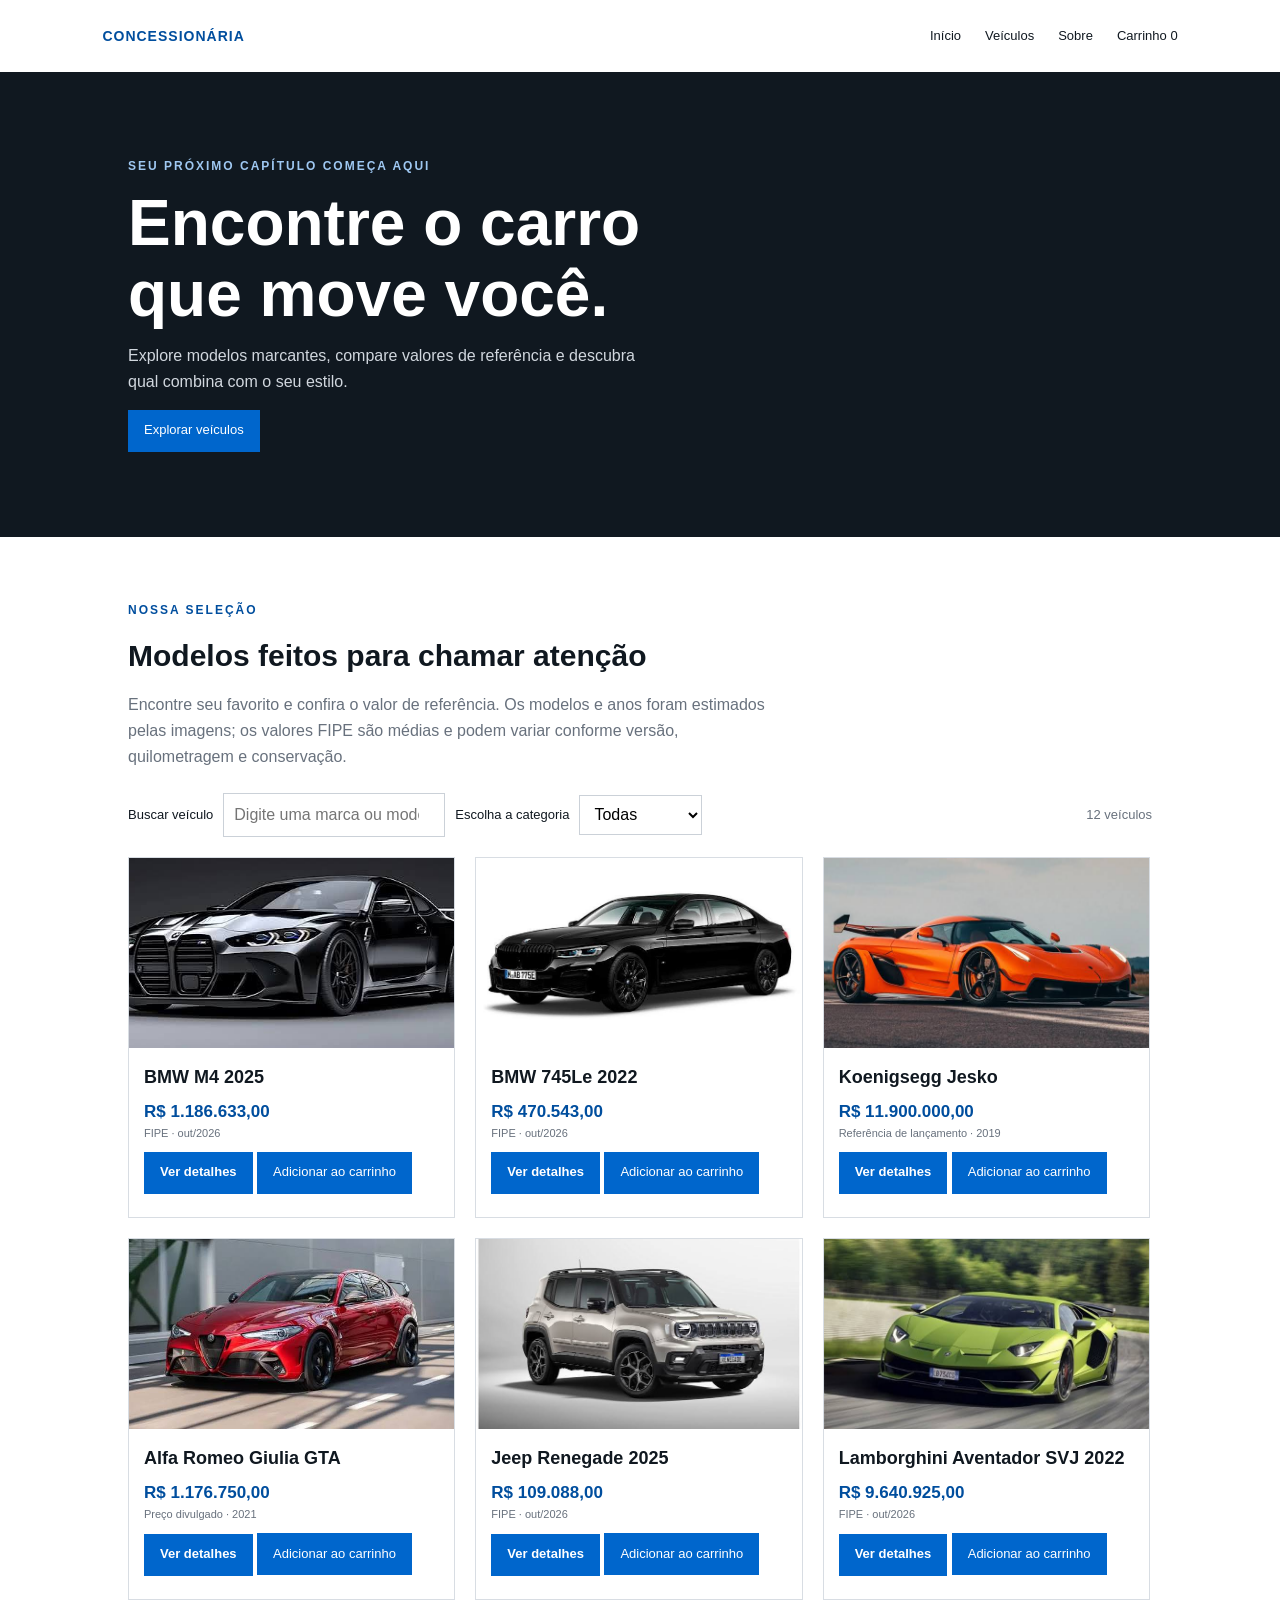
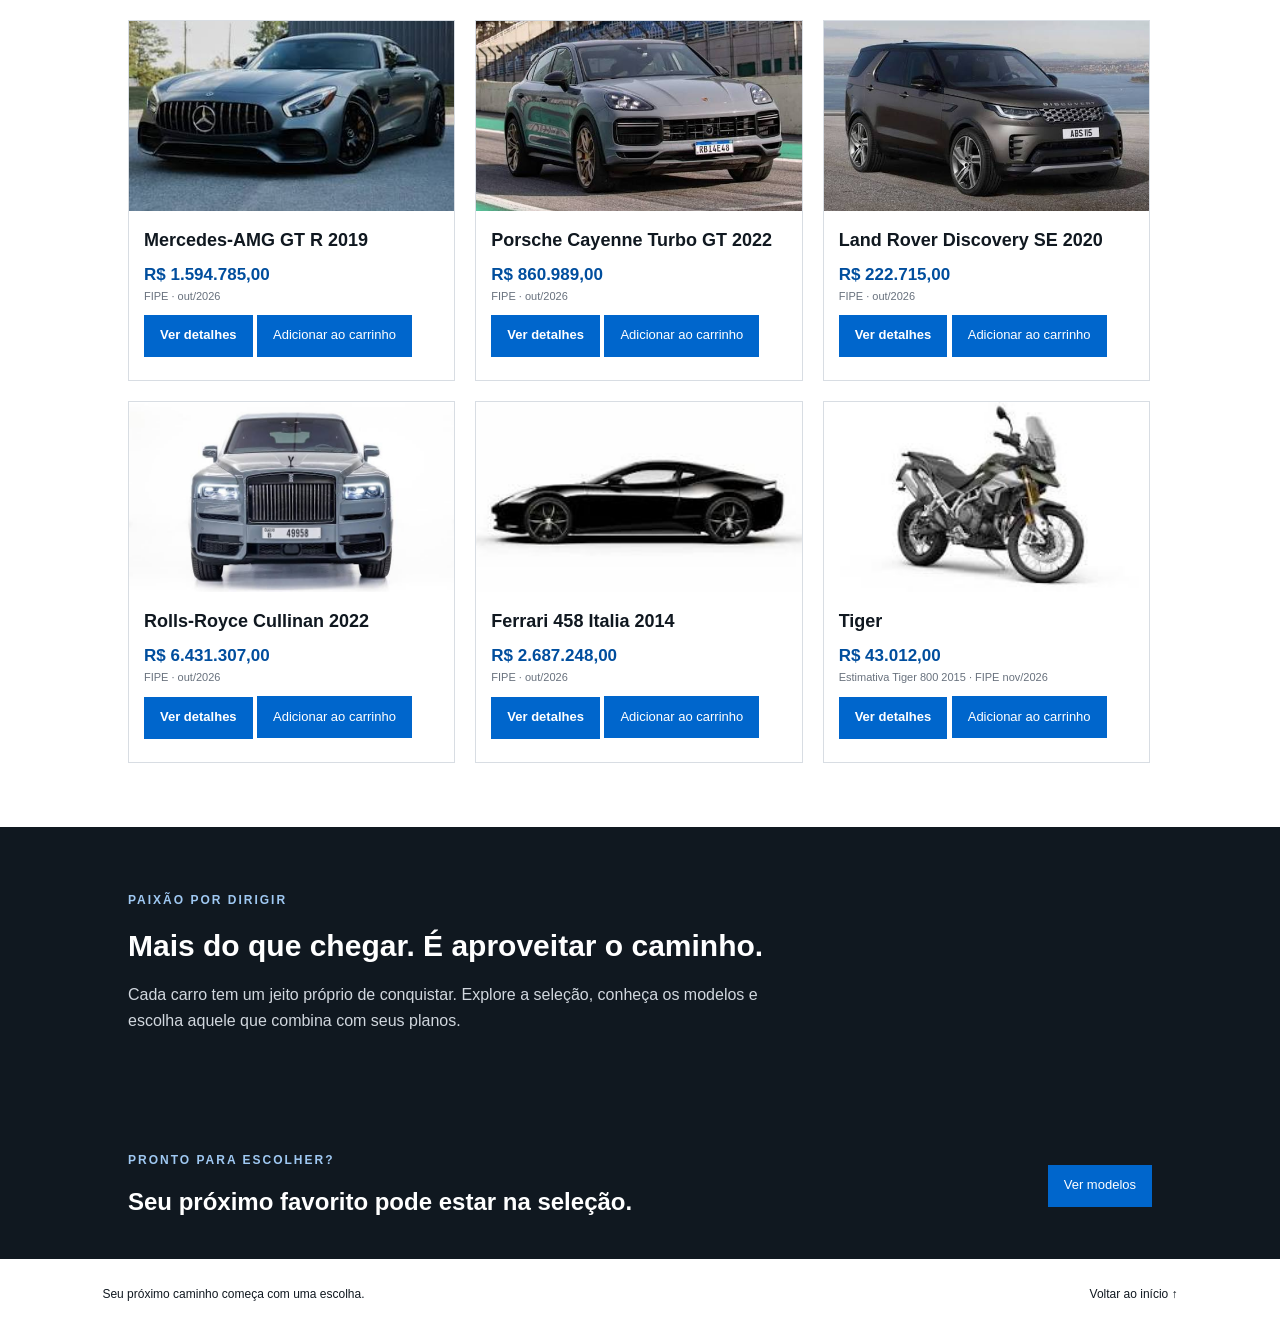
<file: Projeto Web Básico A1/index.html>
<!doctype html>
<html lang="pt-BR">
<head>
  <meta charset="utf-8">
  <meta name="viewport" content="width=device-width, initial-scale=1">
  <meta name="theme-color" content="#101820">
  <meta name="description" content="Explore modelos de carros, compare valores de referência e escolha seu próximo veículo.">
  <title>Encontre seu próximo carro | Concessionária</title>
  <link rel="stylesheet" href="css/style.css">
  <script src="js/script.js" defer></script>
</head>
<body>
  <header class="cabecalho" id="inicio">
    <a class="marca" href="#inicio">CONCESSIONÁRIA</a>
    <nav aria-label="Navegação principal">
      <a href="#inicio">Início</a>
      <a href="#veiculos">Veículos</a>
      <a href="#sobre">Sobre</a>
      <a href="carrinho.html">Carrinho <span id="quantidade-carrinho">0</span></a>
    </nav>
  </header>

  <main>
    <section class="inicio">
      <p class="subtitulo">SEU PRÓXIMO CAPÍTULO COMEÇA AQUI</p>
      <h1>Encontre o carro<br>que move você.</h1>
      <p>Explore modelos marcantes, compare valores de referência e descubra qual combina com o seu estilo.</p>
      <a class="botao" href="#veiculos">Explorar veículos</a>
    </section>

    <section class="secao" id="veiculos">
      <p class="subtitulo escuro">NOSSA SELEÇÃO</p>
      <h2>Modelos feitos para chamar atenção</h2>
      <p class="aviso-catalogo">Encontre seu favorito e confira o valor de referência. Os modelos e anos foram estimados pelas imagens; os valores FIPE são médias e podem variar conforme versão, quilometragem e conservação.</p>
      <div class="filtros">
        <label for="busca">Buscar veículo</label>
        <input id="busca" type="search" placeholder="Digite uma marca ou modelo">
        <label for="categoria">Escolha a categoria</label>
        <select id="categoria">
          <option value="todos">Todas</option>
          <option value="esportivo">Esportivo</option>
          <option value="sedan">Sedã</option>
          <option value="suv">SUV</option>
          <option value="moto">Motocicleta</option>
        </select>
        <span id="quantidade" class="quantidade"></span>
      </div>
      <p id="mensagem-carrinho" class="mensagem-carrinho" aria-live="polite"></p>
      <div class="grade-veiculos" id="lista-veiculos"></div>
    </section>

    <section class="sobre secao" id="sobre">
      <p class="subtitulo">PAIXÃO POR DIRIGIR</p>
      <h2>Mais do que chegar. É aproveitar o caminho.</h2>
      <p>Cada carro tem um jeito próprio de conquistar. Explore a seleção, conheça os modelos e escolha aquele que combina com seus planos.</p>
    </section>

    <section class="chamada-compra">
      <div>
        <p class="subtitulo">PRONTO PARA ESCOLHER?</p>
        <h2>Seu próximo favorito pode estar na seleção.</h2>
      </div>
      <a class="botao" href="#veiculos">Ver modelos</a>
    </section>
  </main>

  <footer class="rodape">
    <span>Seu próximo caminho começa com uma escolha.</span>
    <a href="#inicio">Voltar ao início ↑</a>
  </footer>
</body>
</html>
</file>
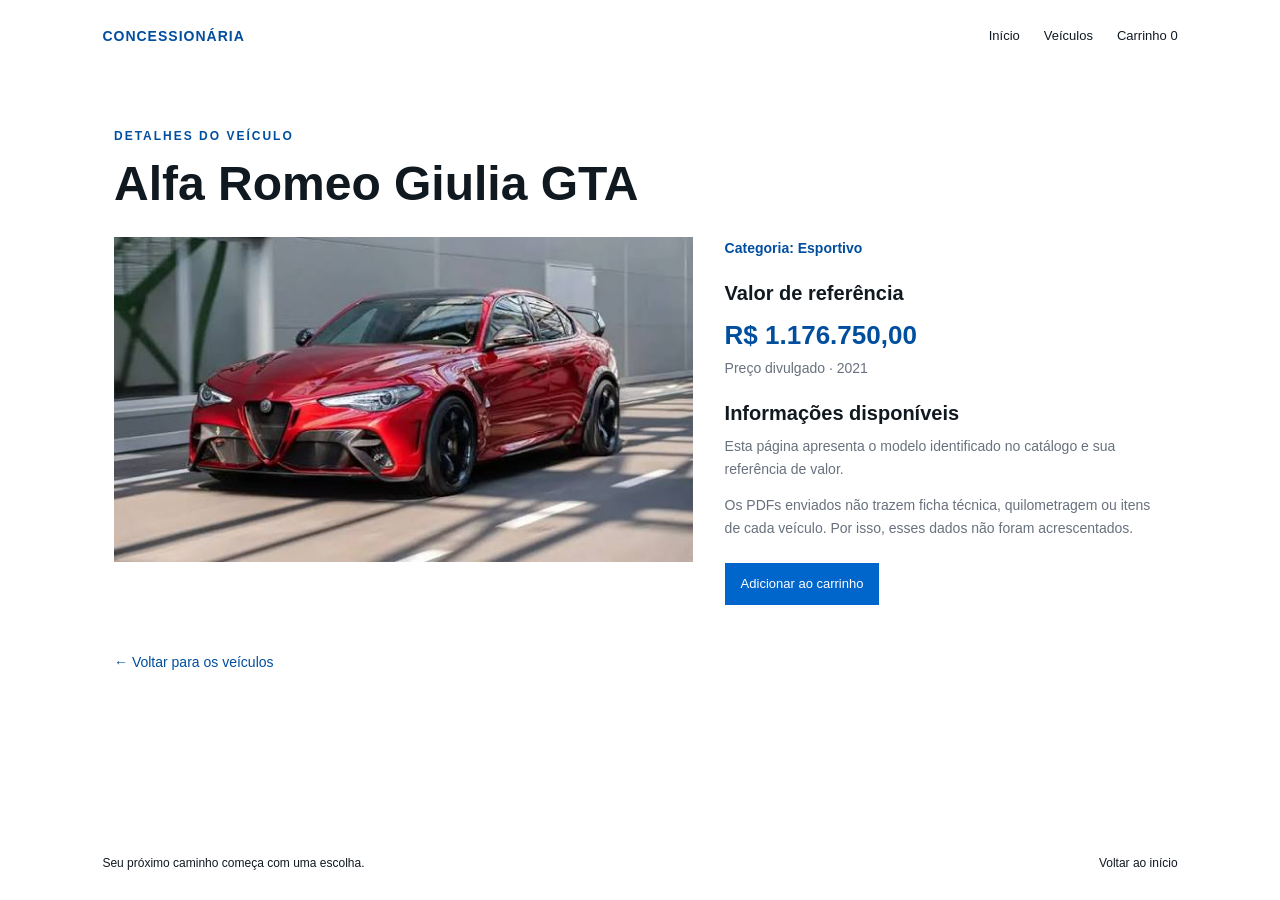
<file: Projeto Web Básico A1/alfa-romeo-giulia.html>
<!doctype html>
<html lang="pt-BR">
<head>
  <meta charset="utf-8">
  <meta name="viewport" content="width=device-width, initial-scale=1">
  <meta name="description" content="Detalhes do veículo Alfa Romeo Giulia GTA no catálogo da concessionária.">
  <title>Alfa Romeo Giulia GTA | Concessionária</title>
  <link rel="stylesheet" href="css/style.css">
  <script src="js/script.js" defer></script>
</head>
<body>
  <header class="cabecalho">
    <a class="marca" href="index.html">CONCESSIONÁRIA</a>
    <nav aria-label="Navegação principal">
      <a href="index.html">Início</a>
      <a href="index.html#veiculos">Veículos</a>
      <a href="carrinho.html">Carrinho <span id="quantidade-carrinho">0</span></a>
    </nav>
  </header>
  <main class="pagina-detalhe">
    <p class="subtitulo escuro">DETALHES DO VEÍCULO</p>
    <h1>Alfa Romeo Giulia GTA</h1>
    <div class="detalhe-veiculo">
      <img src="img/ita.jpg" alt="Alfa Romeo Giulia GTA" fetchpriority="high">
      <section class="informacoes-veiculo">
        <p class="categoria-veiculo">Categoria: Esportivo</p>
        <h2>Valor de referência</h2>
        <p class="preco-detalhe">R$ 1.176.750,00</p>
        <p class="referencia-preco">Preço divulgado · 2021</p>
        <h2>Informações disponíveis</h2>
        <p>Esta página apresenta o modelo identificado no catálogo e sua referência de valor.</p>
        <p class="aviso-catalogo">Os PDFs enviados não trazem ficha técnica, quilometragem ou itens de cada veículo. Por isso, esses dados não foram acrescentados.</p>
        <button class="botao" id="adicionar-detalhe" data-indice="3" type="button">Adicionar ao carrinho</button>
        <p id="mensagem-detalhe" class="mensagem-carrinho" aria-live="polite"></p>
      </section>
    </div>
    <a class="link-voltar" href="index.html#veiculos">← Voltar para os veículos</a>
  </main>
  <footer class="rodape">
    <span>Seu próximo caminho começa com uma escolha.</span>
    <a href="index.html">Voltar ao início</a>
  </footer>
</body>
</html>
</file>
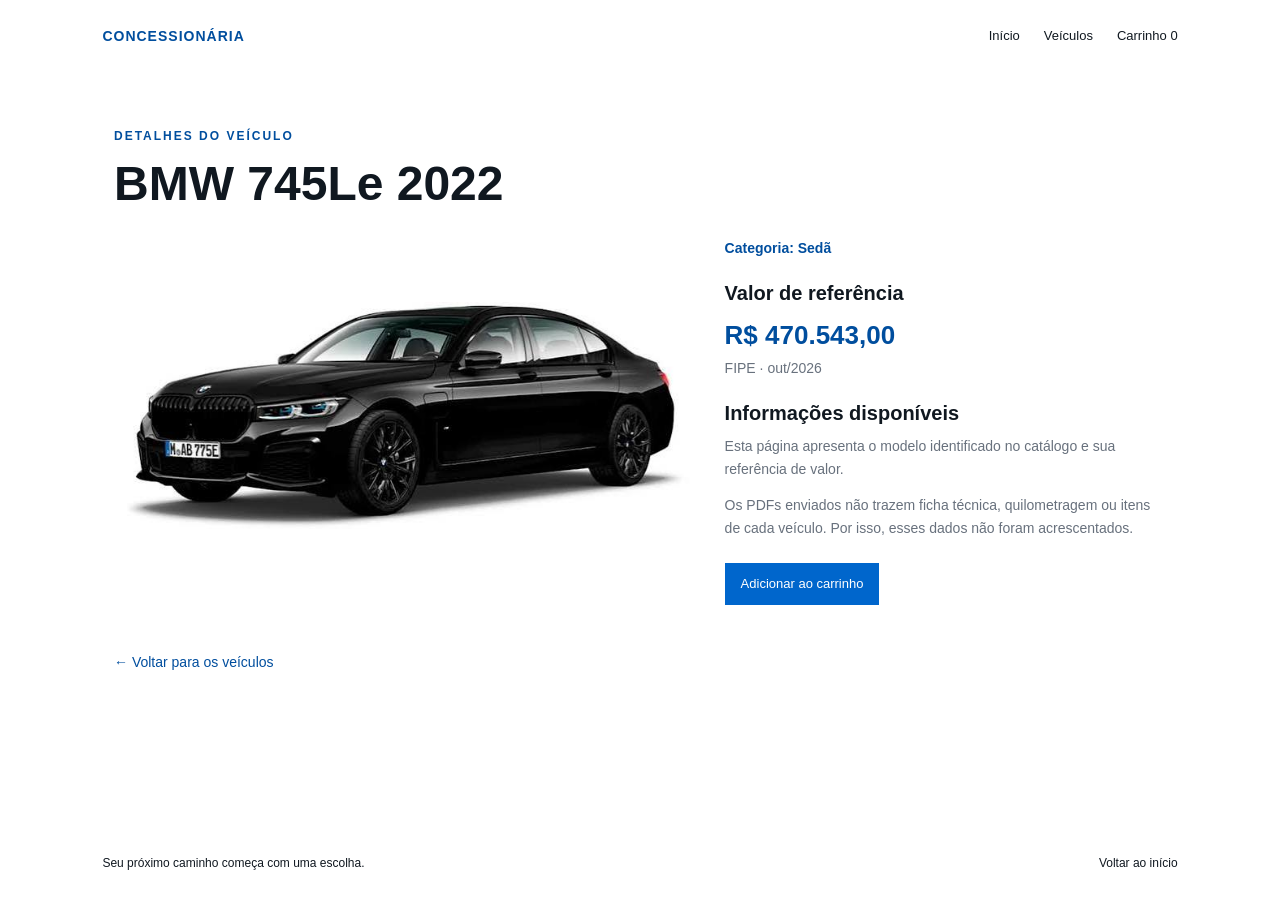
<file: Projeto Web Básico A1/bmw-745le.html>
<!doctype html>
<html lang="pt-BR">
<head>
  <meta charset="utf-8">
  <meta name="viewport" content="width=device-width, initial-scale=1">
  <meta name="description" content="Detalhes do veículo BMW 745Le 2022 no catálogo da concessionária.">
  <title>BMW 745Le 2022 | Concessionária</title>
  <link rel="stylesheet" href="css/style.css">
  <script src="js/script.js" defer></script>
</head>
<body>
  <header class="cabecalho">
    <a class="marca" href="index.html">CONCESSIONÁRIA</a>
    <nav aria-label="Navegação principal">
      <a href="index.html">Início</a>
      <a href="index.html#veiculos">Veículos</a>
      <a href="carrinho.html">Carrinho <span id="quantidade-carrinho">0</span></a>
    </nav>
  </header>
  <main class="pagina-detalhe">
    <p class="subtitulo escuro">DETALHES DO VEÍCULO</p>
    <h1>BMW 745Le 2022</h1>
    <div class="detalhe-veiculo">
      <img src="img/bmw2.jpg" alt="BMW 745Le 2022" fetchpriority="high">
      <section class="informacoes-veiculo">
        <p class="categoria-veiculo">Categoria: Sedã</p>
        <h2>Valor de referência</h2>
        <p class="preco-detalhe">R$ 470.543,00</p>
        <p class="referencia-preco">FIPE · out/2026</p>
        <h2>Informações disponíveis</h2>
        <p>Esta página apresenta o modelo identificado no catálogo e sua referência de valor.</p>
        <p class="aviso-catalogo">Os PDFs enviados não trazem ficha técnica, quilometragem ou itens de cada veículo. Por isso, esses dados não foram acrescentados.</p>
        <button class="botao" id="adicionar-detalhe" data-indice="1" type="button">Adicionar ao carrinho</button>
        <p id="mensagem-detalhe" class="mensagem-carrinho" aria-live="polite"></p>
      </section>
    </div>
    <a class="link-voltar" href="index.html#veiculos">← Voltar para os veículos</a>
  </main>
  <footer class="rodape">
    <span>Seu próximo caminho começa com uma escolha.</span>
    <a href="index.html">Voltar ao início</a>
  </footer>
</body>
</html>
</file>
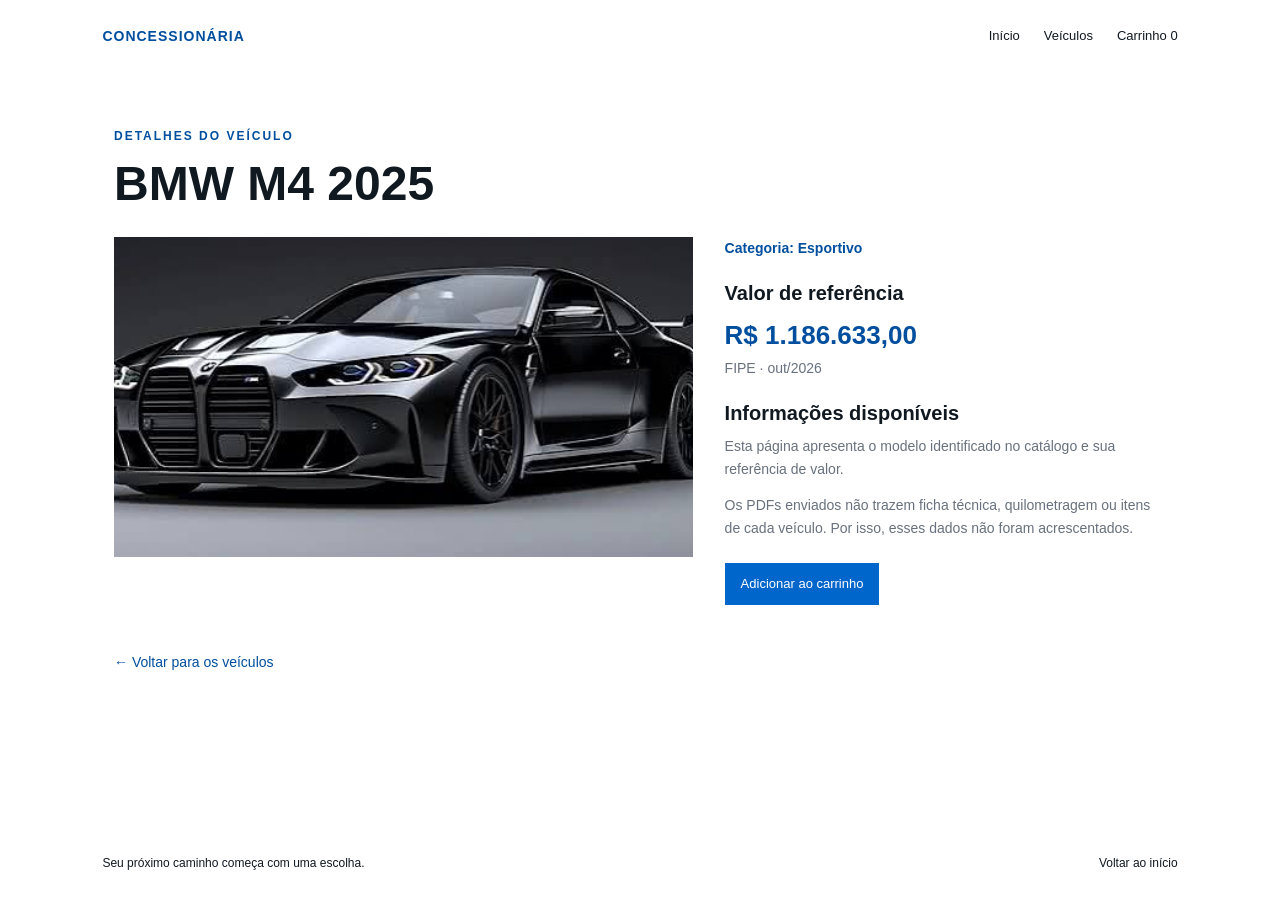
<file: Projeto Web Básico A1/bmw-m4.html>
<!doctype html>
<html lang="pt-BR">
<head>
  <meta charset="utf-8">
  <meta name="viewport" content="width=device-width, initial-scale=1">
  <meta name="description" content="Detalhes do veículo BMW M4 2025 no catálogo da concessionária.">
  <title>BMW M4 2025 | Concessionária</title>
  <link rel="stylesheet" href="css/style.css">
  <script src="js/script.js" defer></script>
</head>
<body>
  <header class="cabecalho">
    <a class="marca" href="index.html">CONCESSIONÁRIA</a>
    <nav aria-label="Navegação principal">
      <a href="index.html">Início</a>
      <a href="index.html#veiculos">Veículos</a>
      <a href="carrinho.html">Carrinho <span id="quantidade-carrinho">0</span></a>
    </nav>
  </header>
  <main class="pagina-detalhe">
    <p class="subtitulo escuro">DETALHES DO VEÍCULO</p>
    <h1>BMW M4 2025</h1>
    <div class="detalhe-veiculo">
      <img src="img/bmw.jpg" alt="BMW M4 2025" fetchpriority="high">
      <section class="informacoes-veiculo">
        <p class="categoria-veiculo">Categoria: Esportivo</p>
        <h2>Valor de referência</h2>
        <p class="preco-detalhe">R$ 1.186.633,00</p>
        <p class="referencia-preco">FIPE · out/2026</p>
        <h2>Informações disponíveis</h2>
        <p>Esta página apresenta o modelo identificado no catálogo e sua referência de valor.</p>
        <p class="aviso-catalogo">Os PDFs enviados não trazem ficha técnica, quilometragem ou itens de cada veículo. Por isso, esses dados não foram acrescentados.</p>
        <button class="botao" id="adicionar-detalhe" data-indice="0" type="button">Adicionar ao carrinho</button>
        <p id="mensagem-detalhe" class="mensagem-carrinho" aria-live="polite"></p>
      </section>
    </div>
    <a class="link-voltar" href="index.html#veiculos">← Voltar para os veículos</a>
  </main>
  <footer class="rodape">
    <span>Seu próximo caminho começa com uma escolha.</span>
    <a href="index.html">Voltar ao início</a>
  </footer>
</body>
</html>
</file>
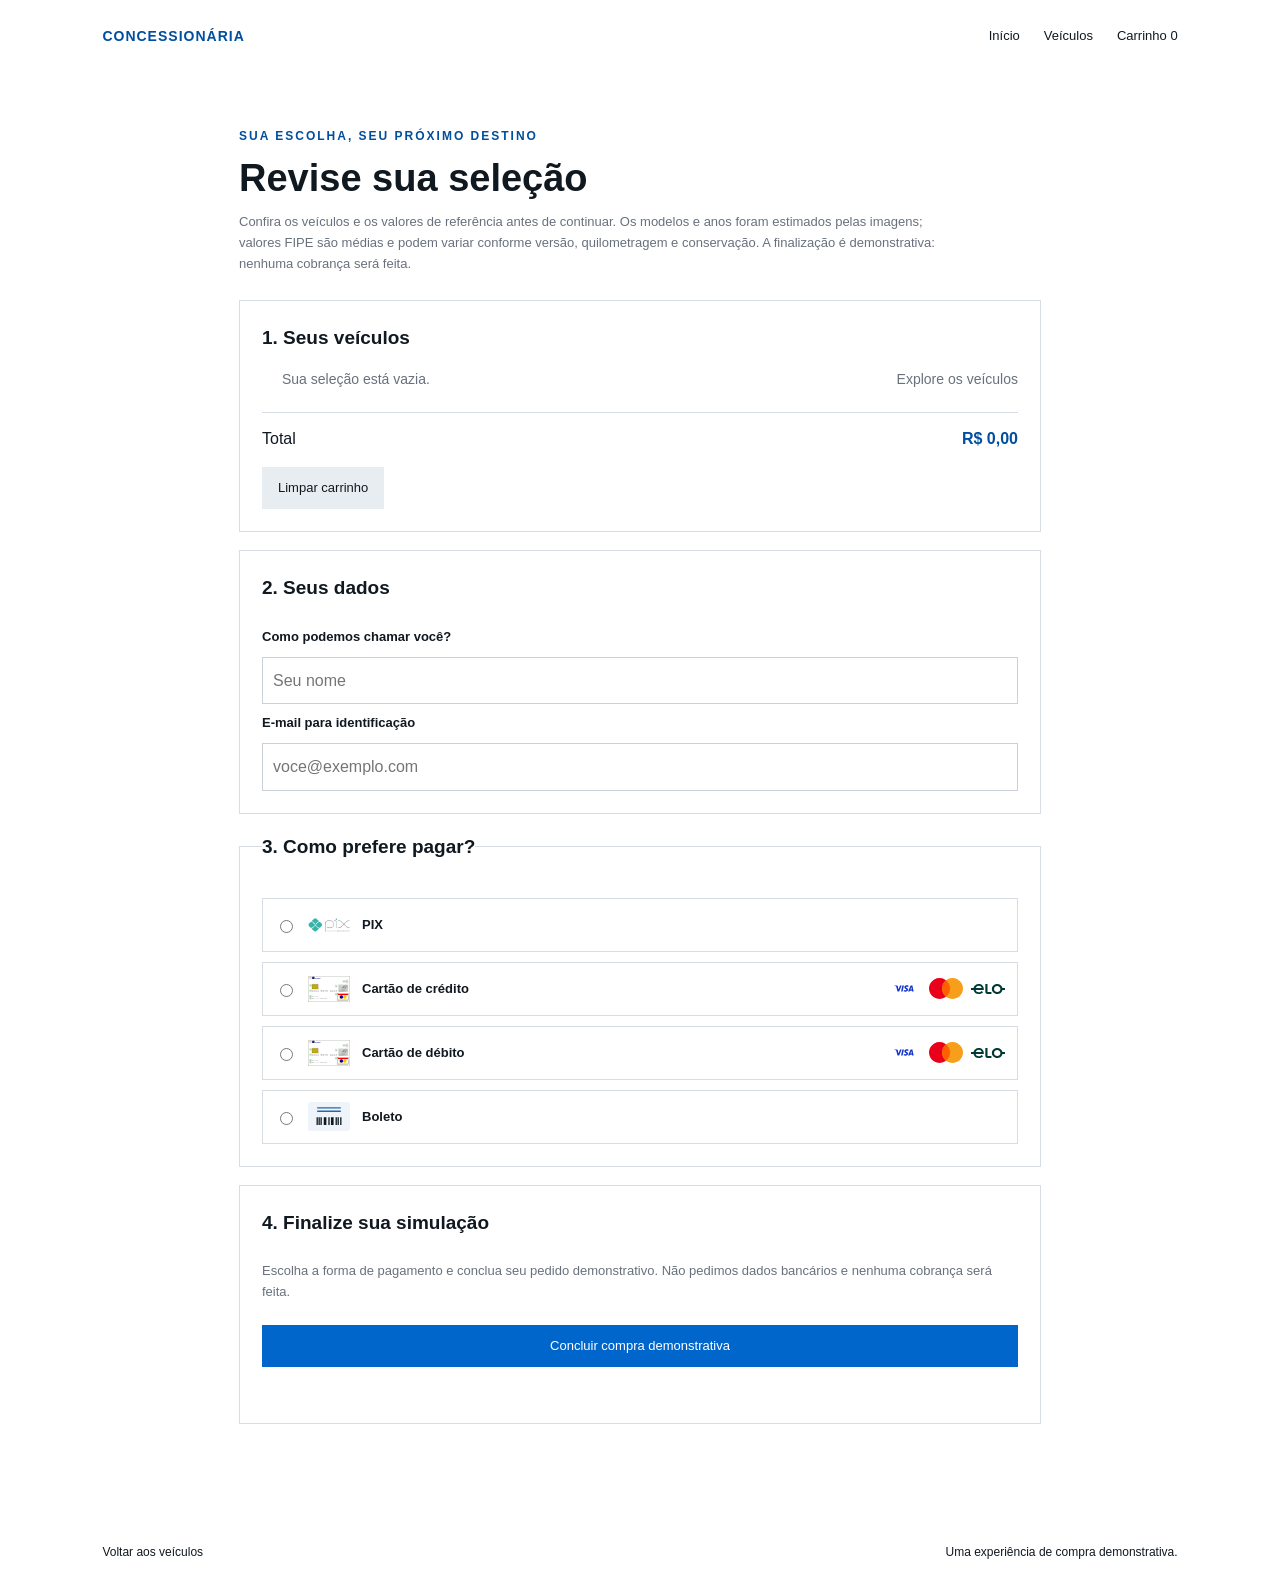
<file: Projeto Web Básico A1/carrinho.html>
<!doctype html>
<html lang="pt-BR">
<head>
  <meta charset="utf-8">
  <meta name="viewport" content="width=device-width, initial-scale=1">
  <meta name="theme-color" content="#101820">
  <meta name="description" content="Confira seus veículos escolhidos e conclua uma simulação de compra.">
  <title>Sua seleção | Concessionária</title>
  <link rel="stylesheet" href="css/style.css">
  <script src="js/script.js" defer></script>
</head>
<body>
  <header class="cabecalho">
    <a class="marca" href="index.html">CONCESSIONÁRIA</a>
    <nav aria-label="Navegação principal">
      <a href="index.html">Início</a>
      <a href="index.html#veiculos">Veículos</a>
      <a href="carrinho.html">Carrinho <span id="quantidade-carrinho">0</span></a>
    </nav>
  </header>

  <main class="pagina-carrinho">
    <p class="subtitulo escuro">SUA ESCOLHA, SEU PRÓXIMO DESTINO</p>
    <h1>Revise sua seleção</h1>
    <p class="aviso-carrinho">Confira os veículos e os valores de referência antes de continuar. Os modelos e anos foram estimados pelas imagens; valores FIPE são médias e podem variar conforme versão, quilometragem e conservação. A finalização é demonstrativa: nenhuma cobrança será feita.</p>

    <section class="resumo-carrinho" aria-labelledby="titulo-carrinho">
      <h2 id="titulo-carrinho">1. Seus veículos</h2>
      <ul id="itens-carrinho"></ul>
      <p class="total">Total <strong id="total-carrinho">R$ 0,00</strong></p>
      <button class="botao botao-claro" id="limpar-carrinho" type="button">Limpar carrinho</button>
    </section>

    <form id="form-compra" class="form-compra">
      <section>
        <h2>2. Seus dados</h2>
        <label for="nome">Como podemos chamar você?</label>
        <input id="nome" name="nome" type="text" autocomplete="name" placeholder="Seu nome" required minlength="3">
        <label for="email">E-mail para identificação</label>
        <input id="email" name="email" type="email" autocomplete="email" placeholder="voce@exemplo.com" required>
      </section>

      <fieldset class="metodos-pagamento">
        <legend>3. Como prefere pagar?</legend>
        <label class="opcao-pagamento">
          <input type="radio" name="pagamento" value="PIX" required>
          <img class="icone-pagamento" src="img/pagamentos/pix.png" alt="">
          <span>PIX</span>
        </label>
        <label class="opcao-pagamento">
          <input type="radio" name="pagamento" value="Cartão de crédito">
          <img class="icone-pagamento" src="img/pagamentos/cartao.svg" alt="">
          <span>Cartão de crédito</span>
          <span class="bandeiras-cartao" aria-label="Bandeiras aceitas">
            <img src="img/pagamentos/visa.svg" alt="Visa">
            <img src="img/pagamentos/mastercard.svg" alt="Mastercard">
            <img src="img/pagamentos/elo.svg" alt="Elo">
          </span>
        </label>
        <label class="opcao-pagamento">
          <input type="radio" name="pagamento" value="Cartão de débito">
          <img class="icone-pagamento" src="img/pagamentos/cartao.svg" alt="">
          <span>Cartão de débito</span>
          <span class="bandeiras-cartao" aria-label="Bandeiras aceitas">
            <img src="img/pagamentos/visa.svg" alt="Visa">
            <img src="img/pagamentos/mastercard.svg" alt="Mastercard">
            <img src="img/pagamentos/elo.svg" alt="Elo">
          </span>
        </label>
        <label class="opcao-pagamento">
          <input type="radio" name="pagamento" value="Boleto">
          <img class="icone-pagamento" src="img/pagamentos/boleto.svg" alt="">
          <span>Boleto</span>
        </label>
      </fieldset>

      <section class="confirmacao-pagamento">
        <h2>4. Finalize sua simulação</h2>
        <p>Escolha a forma de pagamento e conclua seu pedido demonstrativo. Não pedimos dados bancários e nenhuma cobrança será feita.</p>
        <button class="botao" type="submit">Concluir compra demonstrativa</button>
        <p id="resposta-compra" class="resposta-compra" aria-live="polite"></p>
      </section>
    </form>
  </main>

  <footer class="rodape">
    <a href="index.html">Voltar aos veículos</a>
    <span>Uma experiência de compra demonstrativa.</span>
  </footer>
</body>
</html>
</file>
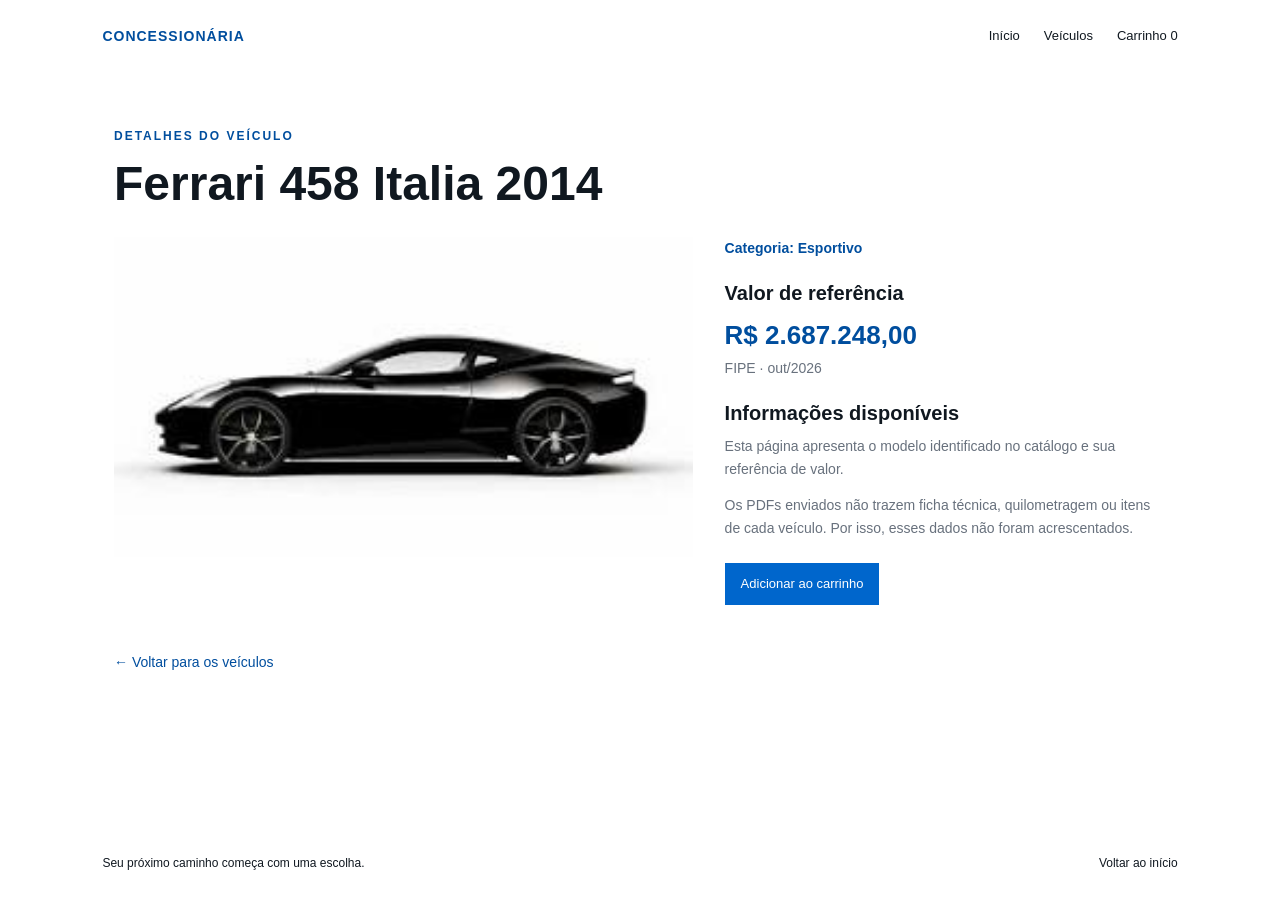
<file: Projeto Web Básico A1/ferrari-458.html>
<!doctype html>
<html lang="pt-BR">
<head>
  <meta charset="utf-8">
  <meta name="viewport" content="width=device-width, initial-scale=1">
  <meta name="description" content="Detalhes do veículo Ferrari 458 Italia 2014 no catálogo da concessionária.">
  <title>Ferrari 458 Italia 2014 | Concessionária</title>
  <link rel="stylesheet" href="css/style.css">
  <script src="js/script.js" defer></script>
</head>
<body>
  <header class="cabecalho">
    <a class="marca" href="index.html">CONCESSIONÁRIA</a>
    <nav aria-label="Navegação principal">
      <a href="index.html">Início</a>
      <a href="index.html#veiculos">Veículos</a>
      <a href="carrinho.html">Carrinho <span id="quantidade-carrinho">0</span></a>
    </nav>
  </header>
  <main class="pagina-detalhe">
    <p class="subtitulo escuro">DETALHES DO VEÍCULO</p>
    <h1>Ferrari 458 Italia 2014</h1>
    <div class="detalhe-veiculo">
      <img src="img/main.jpg" alt="Ferrari 458 Italia 2014" fetchpriority="high">
      <section class="informacoes-veiculo">
        <p class="categoria-veiculo">Categoria: Esportivo</p>
        <h2>Valor de referência</h2>
        <p class="preco-detalhe">R$ 2.687.248,00</p>
        <p class="referencia-preco">FIPE · out/2026</p>
        <h2>Informações disponíveis</h2>
        <p>Esta página apresenta o modelo identificado no catálogo e sua referência de valor.</p>
        <p class="aviso-catalogo">Os PDFs enviados não trazem ficha técnica, quilometragem ou itens de cada veículo. Por isso, esses dados não foram acrescentados.</p>
        <button class="botao" id="adicionar-detalhe" data-indice="10" type="button">Adicionar ao carrinho</button>
        <p id="mensagem-detalhe" class="mensagem-carrinho" aria-live="polite"></p>
      </section>
    </div>
    <a class="link-voltar" href="index.html#veiculos">← Voltar para os veículos</a>
  </main>
  <footer class="rodape">
    <span>Seu próximo caminho começa com uma escolha.</span>
    <a href="index.html">Voltar ao início</a>
  </footer>
</body>
</html>
</file>
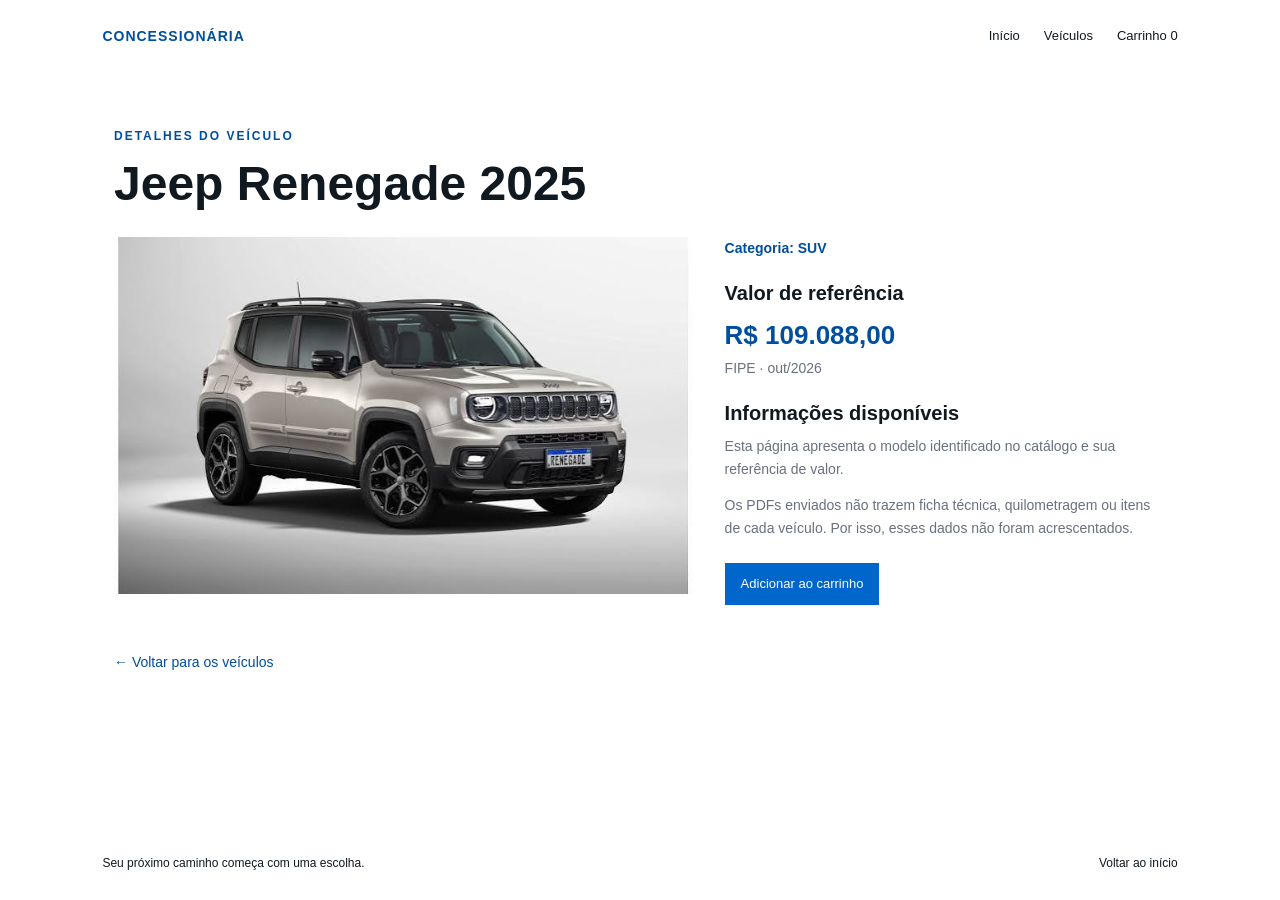
<file: Projeto Web Básico A1/jeep-renegade.html>
<!doctype html>
<html lang="pt-BR">
<head>
  <meta charset="utf-8">
  <meta name="viewport" content="width=device-width, initial-scale=1">
  <meta name="description" content="Detalhes do veículo Jeep Renegade 2025 no catálogo da concessionária.">
  <title>Jeep Renegade 2025 | Concessionária</title>
  <link rel="stylesheet" href="css/style.css">
  <script src="js/script.js" defer></script>
</head>
<body>
  <header class="cabecalho">
    <a class="marca" href="index.html">CONCESSIONÁRIA</a>
    <nav aria-label="Navegação principal">
      <a href="index.html">Início</a>
      <a href="index.html#veiculos">Veículos</a>
      <a href="carrinho.html">Carrinho <span id="quantidade-carrinho">0</span></a>
    </nav>
  </header>
  <main class="pagina-detalhe">
    <p class="subtitulo escuro">DETALHES DO VEÍCULO</p>
    <h1>Jeep Renegade 2025</h1>
    <div class="detalhe-veiculo">
      <img src="img/jeep.jpg" alt="Jeep Renegade 2025" fetchpriority="high">
      <section class="informacoes-veiculo">
        <p class="categoria-veiculo">Categoria: SUV</p>
        <h2>Valor de referência</h2>
        <p class="preco-detalhe">R$ 109.088,00</p>
        <p class="referencia-preco">FIPE · out/2026</p>
        <h2>Informações disponíveis</h2>
        <p>Esta página apresenta o modelo identificado no catálogo e sua referência de valor.</p>
        <p class="aviso-catalogo">Os PDFs enviados não trazem ficha técnica, quilometragem ou itens de cada veículo. Por isso, esses dados não foram acrescentados.</p>
        <button class="botao" id="adicionar-detalhe" data-indice="4" type="button">Adicionar ao carrinho</button>
        <p id="mensagem-detalhe" class="mensagem-carrinho" aria-live="polite"></p>
      </section>
    </div>
    <a class="link-voltar" href="index.html#veiculos">← Voltar para os veículos</a>
  </main>
  <footer class="rodape">
    <span>Seu próximo caminho começa com uma escolha.</span>
    <a href="index.html">Voltar ao início</a>
  </footer>
</body>
</html>
</file>
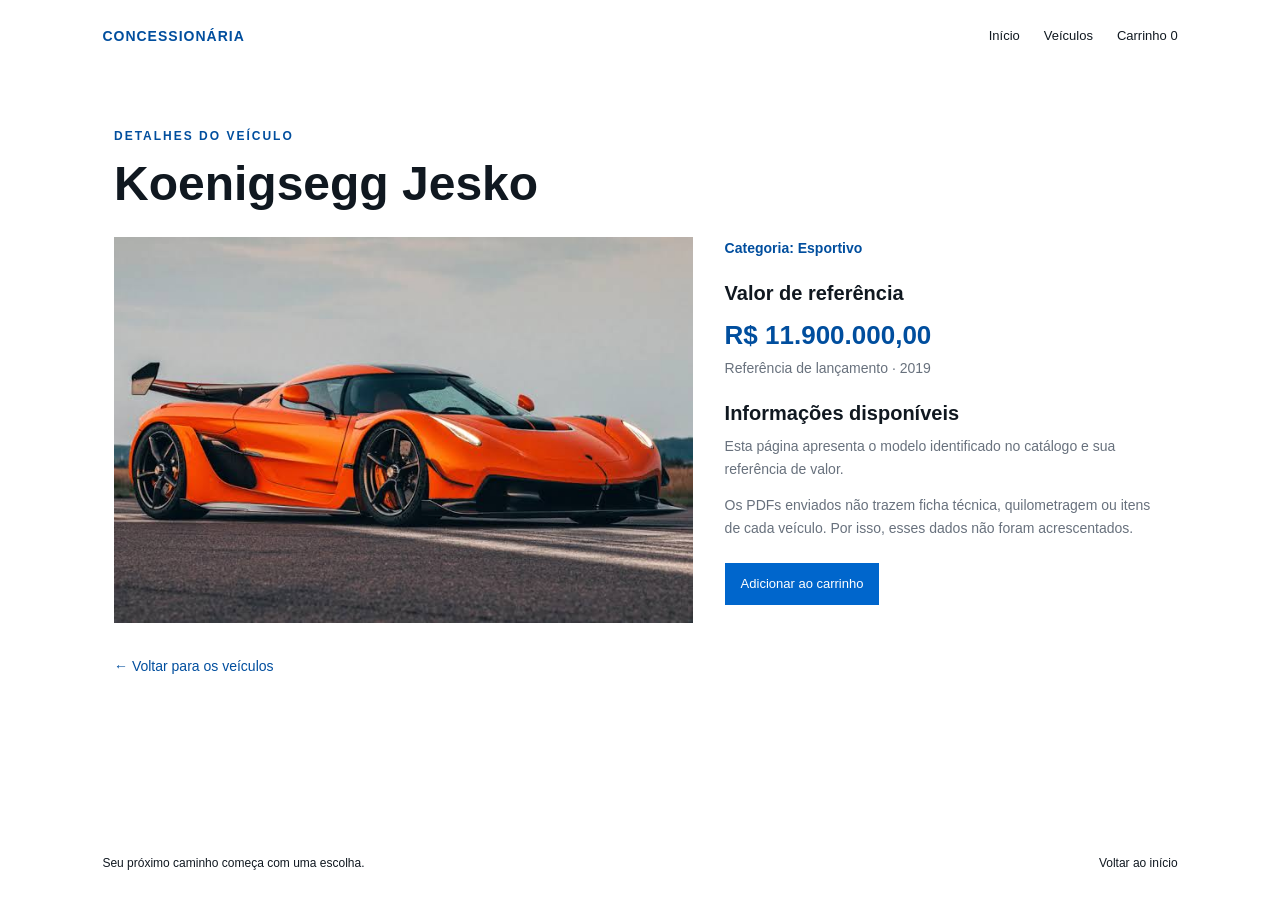
<file: Projeto Web Básico A1/koenigsegg-jesko.html>
<!doctype html>
<html lang="pt-BR">
<head>
  <meta charset="utf-8">
  <meta name="viewport" content="width=device-width, initial-scale=1">
  <meta name="description" content="Detalhes do veículo Koenigsegg Jesko no catálogo da concessionária.">
  <title>Koenigsegg Jesko | Concessionária</title>
  <link rel="stylesheet" href="css/style.css">
  <script src="js/script.js" defer></script>
</head>
<body>
  <header class="cabecalho">
    <a class="marca" href="index.html">CONCESSIONÁRIA</a>
    <nav aria-label="Navegação principal">
      <a href="index.html">Início</a>
      <a href="index.html#veiculos">Veículos</a>
      <a href="carrinho.html">Carrinho <span id="quantidade-carrinho">0</span></a>
    </nav>
  </header>
  <main class="pagina-detalhe">
    <p class="subtitulo escuro">DETALHES DO VEÍCULO</p>
    <h1>Koenigsegg Jesko</h1>
    <div class="detalhe-veiculo">
      <img src="img/images.jpg" alt="Koenigsegg Jesko" fetchpriority="high">
      <section class="informacoes-veiculo">
        <p class="categoria-veiculo">Categoria: Esportivo</p>
        <h2>Valor de referência</h2>
        <p class="preco-detalhe">R$ 11.900.000,00</p>
        <p class="referencia-preco">Referência de lançamento · 2019</p>
        <h2>Informações disponíveis</h2>
        <p>Esta página apresenta o modelo identificado no catálogo e sua referência de valor.</p>
        <p class="aviso-catalogo">Os PDFs enviados não trazem ficha técnica, quilometragem ou itens de cada veículo. Por isso, esses dados não foram acrescentados.</p>
        <button class="botao" id="adicionar-detalhe" data-indice="2" type="button">Adicionar ao carrinho</button>
        <p id="mensagem-detalhe" class="mensagem-carrinho" aria-live="polite"></p>
      </section>
    </div>
    <a class="link-voltar" href="index.html#veiculos">← Voltar para os veículos</a>
  </main>
  <footer class="rodape">
    <span>Seu próximo caminho começa com uma escolha.</span>
    <a href="index.html">Voltar ao início</a>
  </footer>
</body>
</html>
</file>
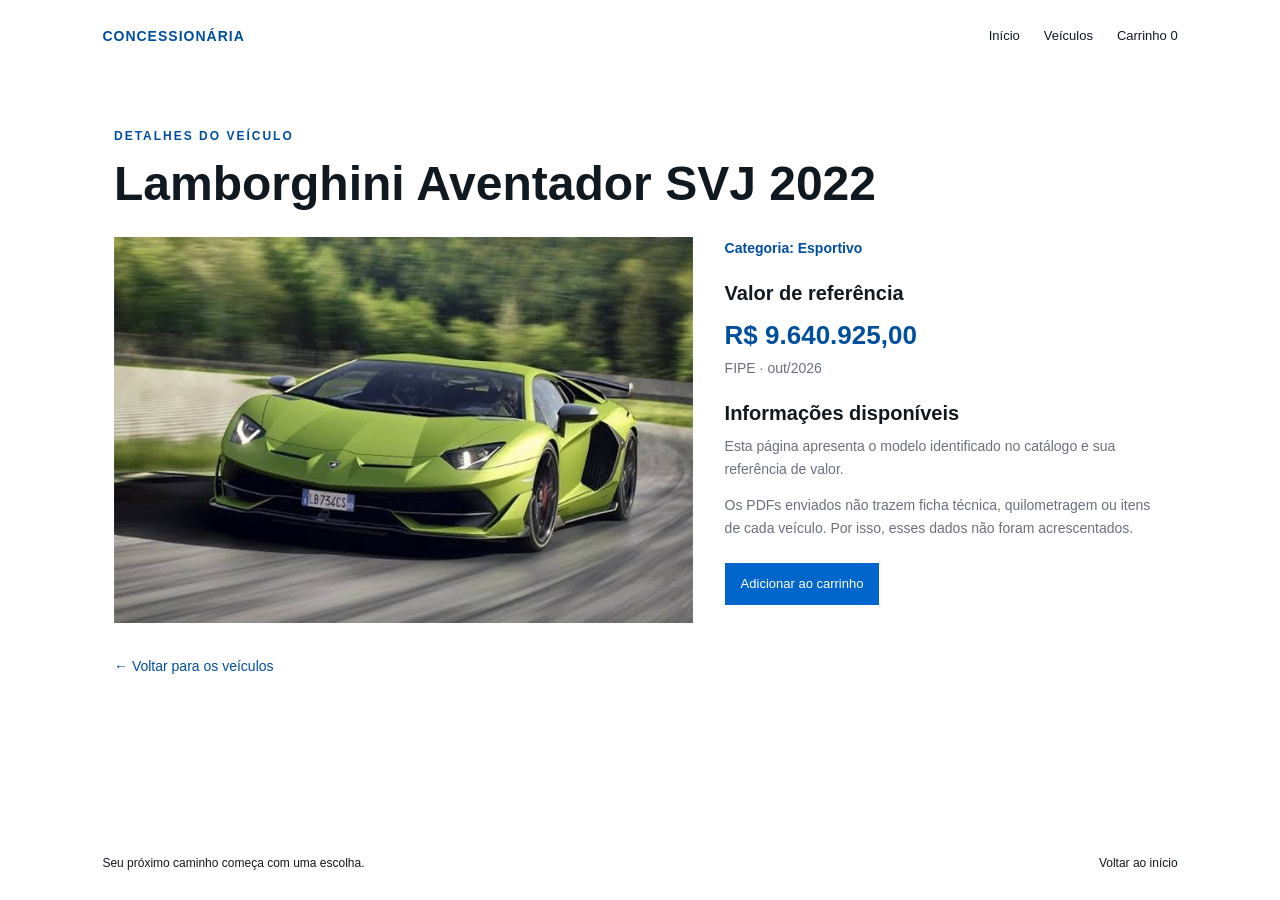
<file: Projeto Web Básico A1/lamborghini-aventador.html>
<!doctype html>
<html lang="pt-BR">
<head>
  <meta charset="utf-8">
  <meta name="viewport" content="width=device-width, initial-scale=1">
  <meta name="description" content="Detalhes do veículo Lamborghini Aventador SVJ 2022 no catálogo da concessionária.">
  <title>Lamborghini Aventador SVJ 2022 | Concessionária</title>
  <link rel="stylesheet" href="css/style.css">
  <script src="js/script.js" defer></script>
</head>
<body>
  <header class="cabecalho">
    <a class="marca" href="index.html">CONCESSIONÁRIA</a>
    <nav aria-label="Navegação principal">
      <a href="index.html">Início</a>
      <a href="index.html#veiculos">Veículos</a>
      <a href="carrinho.html">Carrinho <span id="quantidade-carrinho">0</span></a>
    </nav>
  </header>
  <main class="pagina-detalhe">
    <p class="subtitulo escuro">DETALHES DO VEÍCULO</p>
    <h1>Lamborghini Aventador SVJ 2022</h1>
    <div class="detalhe-veiculo">
      <img src="img/lambo.jpg" alt="Lamborghini Aventador SVJ 2022" fetchpriority="high">
      <section class="informacoes-veiculo">
        <p class="categoria-veiculo">Categoria: Esportivo</p>
        <h2>Valor de referência</h2>
        <p class="preco-detalhe">R$ 9.640.925,00</p>
        <p class="referencia-preco">FIPE · out/2026</p>
        <h2>Informações disponíveis</h2>
        <p>Esta página apresenta o modelo identificado no catálogo e sua referência de valor.</p>
        <p class="aviso-catalogo">Os PDFs enviados não trazem ficha técnica, quilometragem ou itens de cada veículo. Por isso, esses dados não foram acrescentados.</p>
        <button class="botao" id="adicionar-detalhe" data-indice="5" type="button">Adicionar ao carrinho</button>
        <p id="mensagem-detalhe" class="mensagem-carrinho" aria-live="polite"></p>
      </section>
    </div>
    <a class="link-voltar" href="index.html#veiculos">← Voltar para os veículos</a>
  </main>
  <footer class="rodape">
    <span>Seu próximo caminho começa com uma escolha.</span>
    <a href="index.html">Voltar ao início</a>
  </footer>
</body>
</html>
</file>
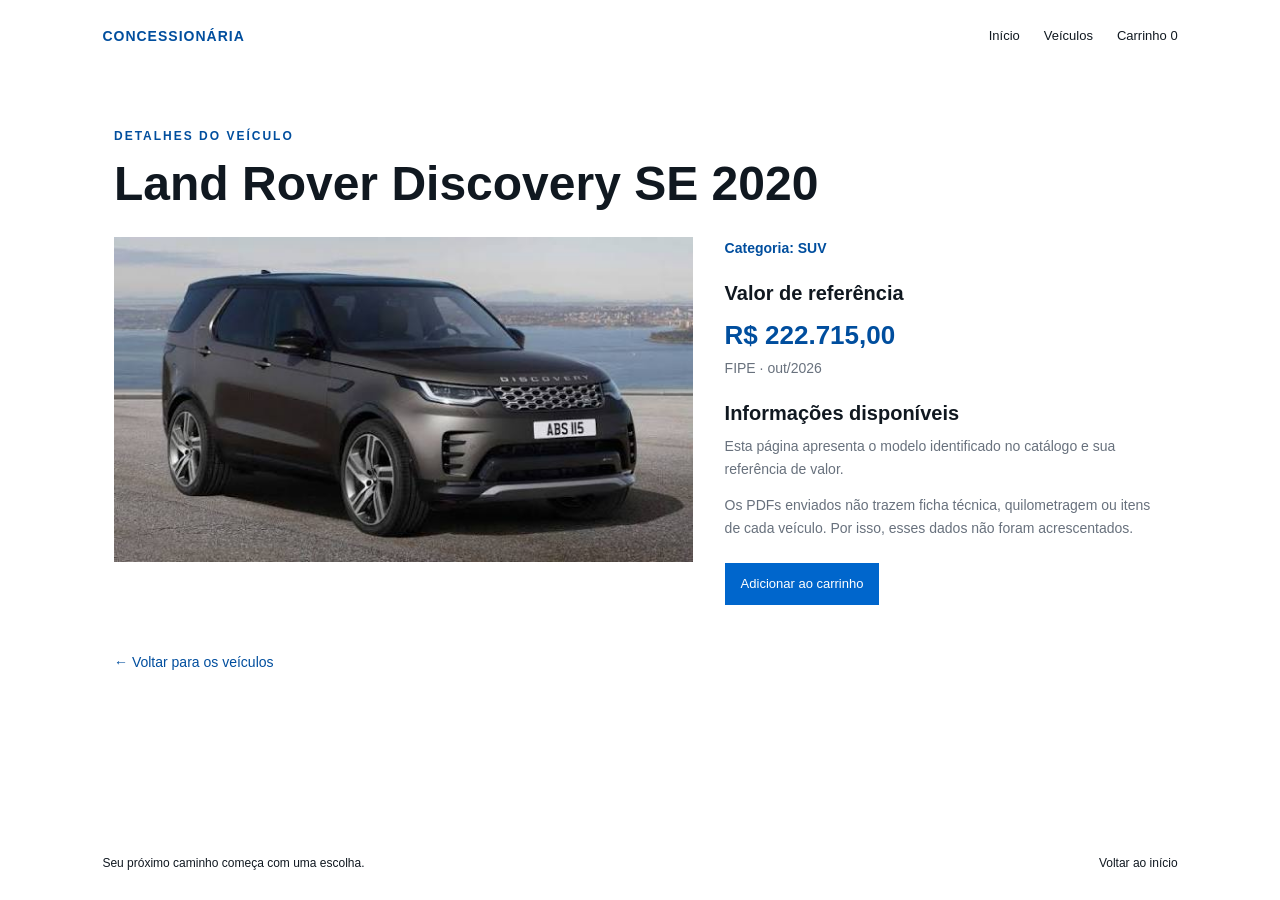
<file: Projeto Web Básico A1/land-rover-discovery.html>
<!doctype html>
<html lang="pt-BR">
<head>
  <meta charset="utf-8">
  <meta name="viewport" content="width=device-width, initial-scale=1">
  <meta name="description" content="Detalhes do veículo Land Rover Discovery SE 2020 no catálogo da concessionária.">
  <title>Land Rover Discovery SE 2020 | Concessionária</title>
  <link rel="stylesheet" href="css/style.css">
  <script src="js/script.js" defer></script>
</head>
<body>
  <header class="cabecalho">
    <a class="marca" href="index.html">CONCESSIONÁRIA</a>
    <nav aria-label="Navegação principal">
      <a href="index.html">Início</a>
      <a href="index.html#veiculos">Veículos</a>
      <a href="carrinho.html">Carrinho <span id="quantidade-carrinho">0</span></a>
    </nav>
  </header>
  <main class="pagina-detalhe">
    <p class="subtitulo escuro">DETALHES DO VEÍCULO</p>
    <h1>Land Rover Discovery SE 2020</h1>
    <div class="detalhe-veiculo">
      <img src="img/rangeRover.jpg" alt="Land Rover Discovery SE 2020" fetchpriority="high">
      <section class="informacoes-veiculo">
        <p class="categoria-veiculo">Categoria: SUV</p>
        <h2>Valor de referência</h2>
        <p class="preco-detalhe">R$ 222.715,00</p>
        <p class="referencia-preco">FIPE · out/2026</p>
        <h2>Informações disponíveis</h2>
        <p>Esta página apresenta o modelo identificado no catálogo e sua referência de valor.</p>
        <p class="aviso-catalogo">Os PDFs enviados não trazem ficha técnica, quilometragem ou itens de cada veículo. Por isso, esses dados não foram acrescentados.</p>
        <button class="botao" id="adicionar-detalhe" data-indice="8" type="button">Adicionar ao carrinho</button>
        <p id="mensagem-detalhe" class="mensagem-carrinho" aria-live="polite"></p>
      </section>
    </div>
    <a class="link-voltar" href="index.html#veiculos">← Voltar para os veículos</a>
  </main>
  <footer class="rodape">
    <span>Seu próximo caminho começa com uma escolha.</span>
    <a href="index.html">Voltar ao início</a>
  </footer>
</body>
</html>
</file>
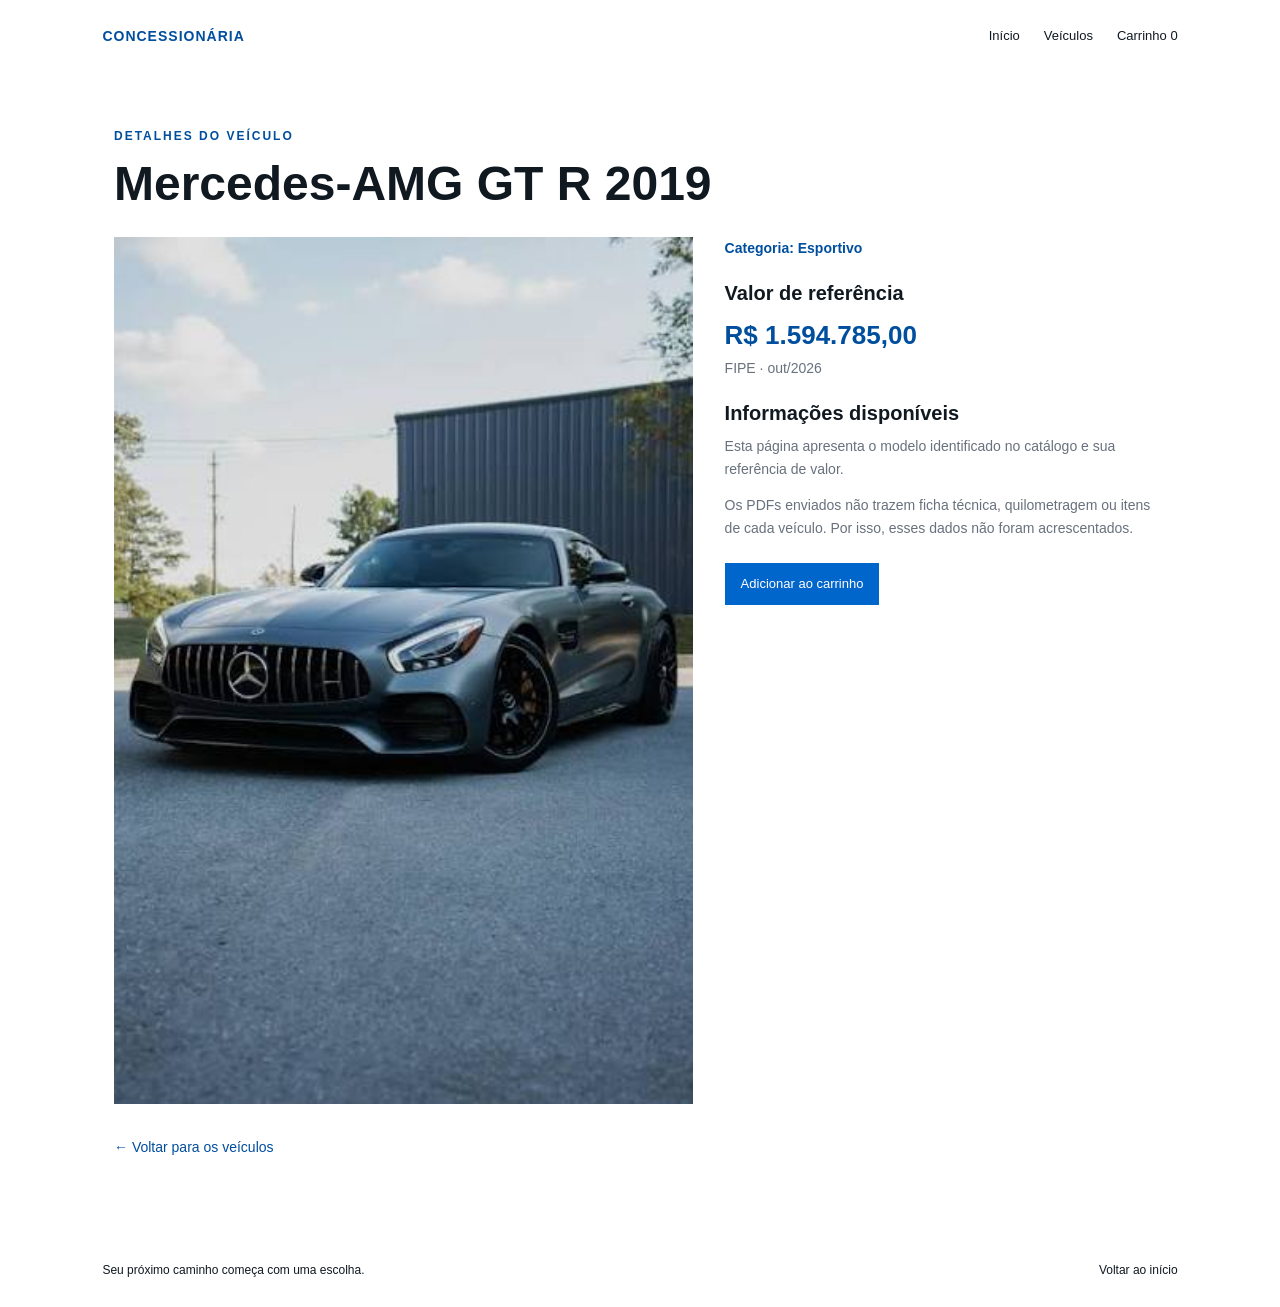
<file: Projeto Web Básico A1/mercedes-amg.html>
<!doctype html>
<html lang="pt-BR">
<head>
  <meta charset="utf-8">
  <meta name="viewport" content="width=device-width, initial-scale=1">
  <meta name="description" content="Detalhes do veículo Mercedes-AMG GT R 2019 no catálogo da concessionária.">
  <title>Mercedes-AMG GT R 2019 | Concessionária</title>
  <link rel="stylesheet" href="css/style.css">
  <script src="js/script.js" defer></script>
</head>
<body>
  <header class="cabecalho">
    <a class="marca" href="index.html">CONCESSIONÁRIA</a>
    <nav aria-label="Navegação principal">
      <a href="index.html">Início</a>
      <a href="index.html#veiculos">Veículos</a>
      <a href="carrinho.html">Carrinho <span id="quantidade-carrinho">0</span></a>
    </nav>
  </header>
  <main class="pagina-detalhe">
    <p class="subtitulo escuro">DETALHES DO VEÍCULO</p>
    <h1>Mercedes-AMG GT R 2019</h1>
    <div class="detalhe-veiculo">
      <img src="img/mercedes.jpg" alt="Mercedes-AMG GT R 2019" fetchpriority="high">
      <section class="informacoes-veiculo">
        <p class="categoria-veiculo">Categoria: Esportivo</p>
        <h2>Valor de referência</h2>
        <p class="preco-detalhe">R$ 1.594.785,00</p>
        <p class="referencia-preco">FIPE · out/2026</p>
        <h2>Informações disponíveis</h2>
        <p>Esta página apresenta o modelo identificado no catálogo e sua referência de valor.</p>
        <p class="aviso-catalogo">Os PDFs enviados não trazem ficha técnica, quilometragem ou itens de cada veículo. Por isso, esses dados não foram acrescentados.</p>
        <button class="botao" id="adicionar-detalhe" data-indice="6" type="button">Adicionar ao carrinho</button>
        <p id="mensagem-detalhe" class="mensagem-carrinho" aria-live="polite"></p>
      </section>
    </div>
    <a class="link-voltar" href="index.html#veiculos">← Voltar para os veículos</a>
  </main>
  <footer class="rodape">
    <span>Seu próximo caminho começa com uma escolha.</span>
    <a href="index.html">Voltar ao início</a>
  </footer>
</body>
</html>
</file>
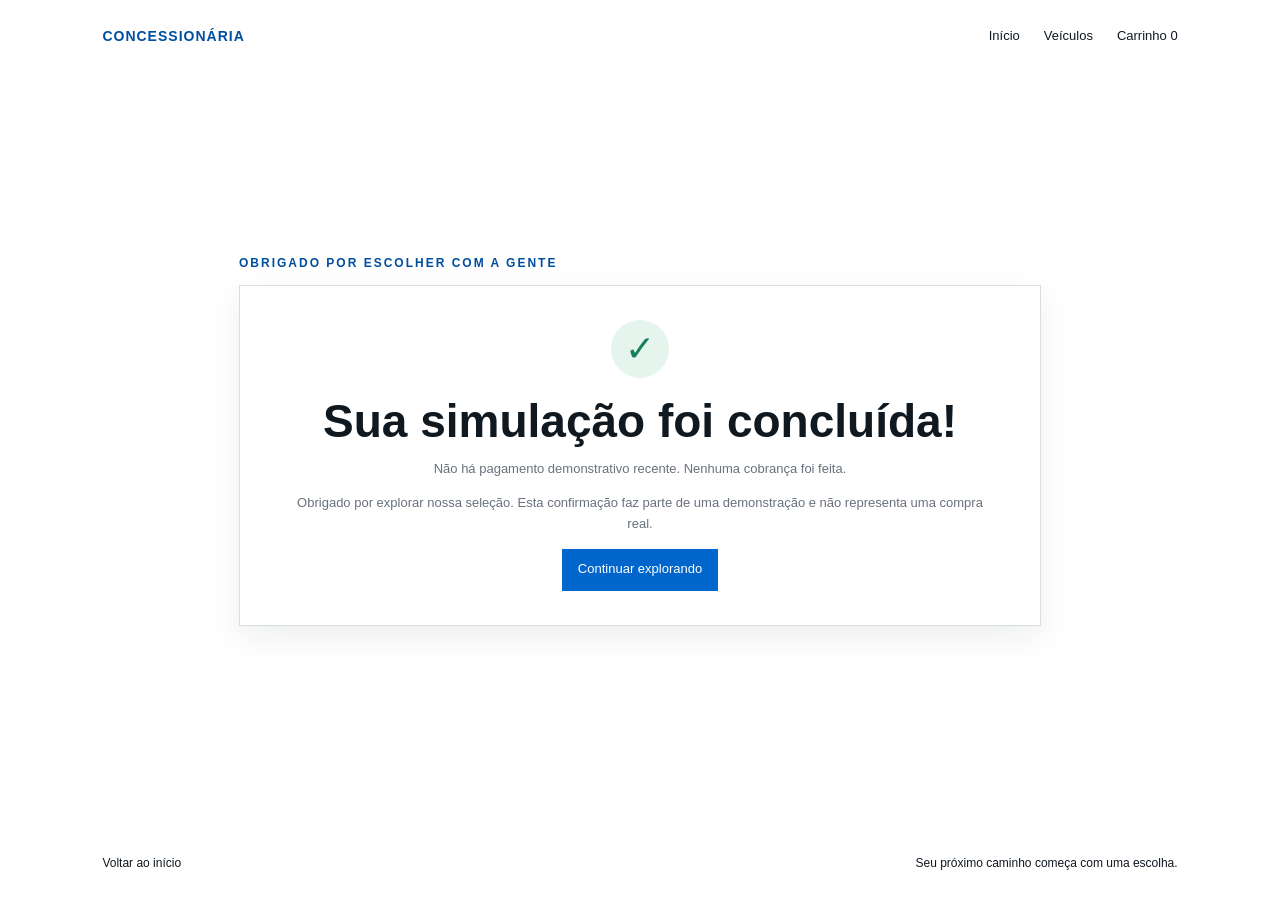
<file: Projeto Web Básico A1/pagamento-concluido.html>
<!doctype html>
<html lang="pt-BR">
<head>
  <meta charset="utf-8">
  <meta name="viewport" content="width=device-width, initial-scale=1">
  <meta name="theme-color" content="#101820">
  <meta name="description" content="Resumo da sua compra demonstrativa.">
  <title>Pedido concluído | Concessionária</title>
  <link rel="stylesheet" href="css/style.css">
  <script src="js/script.js" defer></script>
</head>
<body>
  <header class="cabecalho">
    <a class="marca" href="index.html">CONCESSIONÁRIA</a>
    <nav aria-label="Navegação principal">
      <a href="index.html">Início</a>
      <a href="index.html#veiculos">Veículos</a>
      <a href="carrinho.html">Carrinho <span id="quantidade-carrinho">0</span></a>
    </nav>
  </header>

  <main class="pagina-carrinho pagina-confirmacao">
    <p class="subtitulo escuro">OBRIGADO POR ESCOLHER COM A GENTE</p>
    <section class="caixa-confirmacao">
      <p class="simbolo-confirmacao" aria-hidden="true">✓</p>
      <h1>Sua simulação foi concluída!</h1>
      <p id="resumo-confirmacao" class="aviso-carrinho">Nenhuma cobrança foi feita.</p>
      <p class="aviso-carrinho">Obrigado por explorar nossa seleção. Esta confirmação faz parte de uma demonstração e não representa uma compra real.</p>
      <a class="botao" href="index.html#veiculos">Continuar explorando</a>
    </section>
  </main>

  <footer class="rodape">
    <a href="index.html">Voltar ao início</a>
    <span>Seu próximo caminho começa com uma escolha.</span>
  </footer>
</body>
</html>
</file>
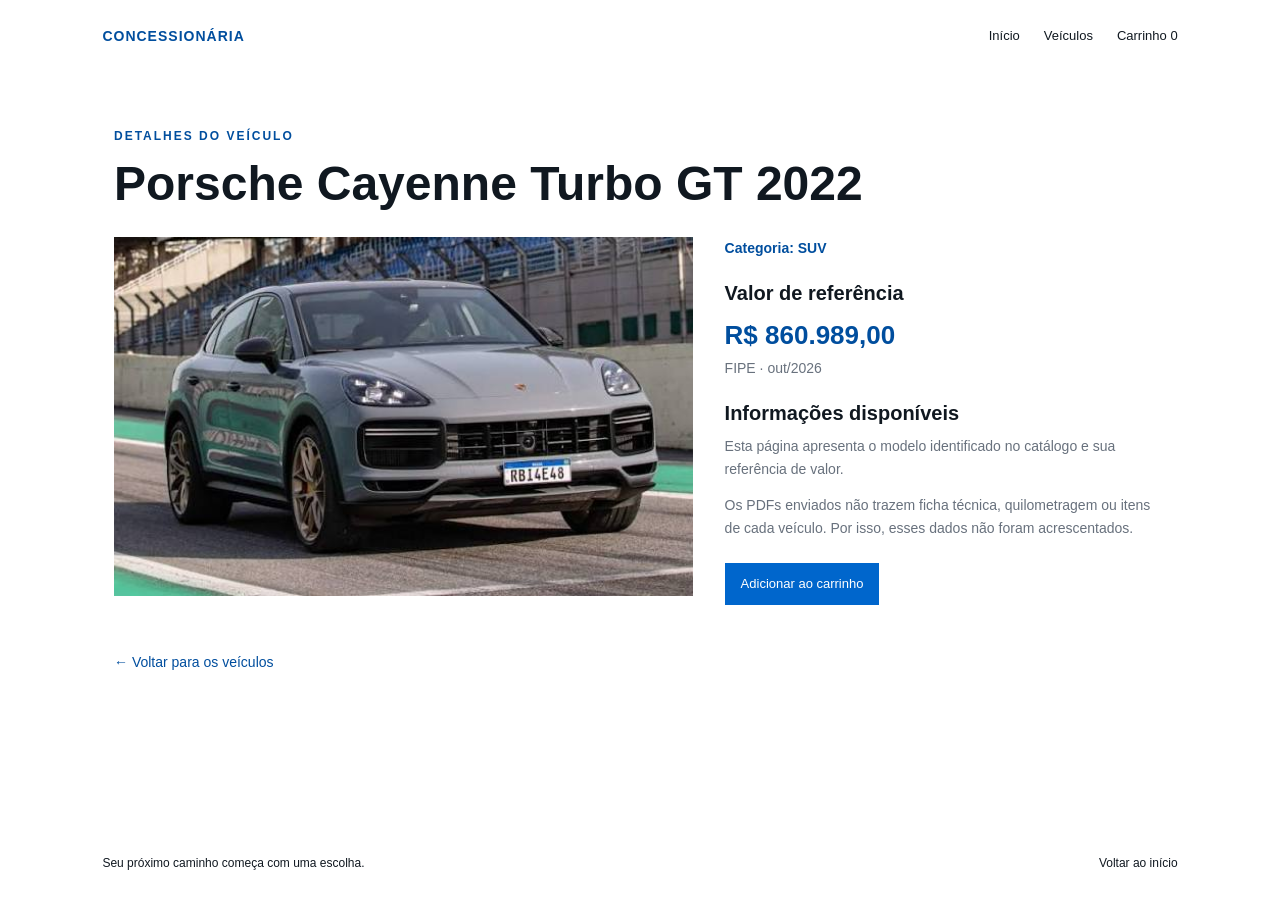
<file: Projeto Web Básico A1/porsche-cayenne.html>
<!doctype html>
<html lang="pt-BR">
<head>
  <meta charset="utf-8">
  <meta name="viewport" content="width=device-width, initial-scale=1">
  <meta name="description" content="Detalhes do veículo Porsche Cayenne Turbo GT 2022 no catálogo da concessionária.">
  <title>Porsche Cayenne Turbo GT 2022 | Concessionária</title>
  <link rel="stylesheet" href="css/style.css">
  <script src="js/script.js" defer></script>
</head>
<body>
  <header class="cabecalho">
    <a class="marca" href="index.html">CONCESSIONÁRIA</a>
    <nav aria-label="Navegação principal">
      <a href="index.html">Início</a>
      <a href="index.html#veiculos">Veículos</a>
      <a href="carrinho.html">Carrinho <span id="quantidade-carrinho">0</span></a>
    </nav>
  </header>
  <main class="pagina-detalhe">
    <p class="subtitulo escuro">DETALHES DO VEÍCULO</p>
    <h1>Porsche Cayenne Turbo GT 2022</h1>
    <div class="detalhe-veiculo">
      <img src="img/porsche.jpg" alt="Porsche Cayenne Turbo GT 2022" fetchpriority="high">
      <section class="informacoes-veiculo">
        <p class="categoria-veiculo">Categoria: SUV</p>
        <h2>Valor de referência</h2>
        <p class="preco-detalhe">R$ 860.989,00</p>
        <p class="referencia-preco">FIPE · out/2026</p>
        <h2>Informações disponíveis</h2>
        <p>Esta página apresenta o modelo identificado no catálogo e sua referência de valor.</p>
        <p class="aviso-catalogo">Os PDFs enviados não trazem ficha técnica, quilometragem ou itens de cada veículo. Por isso, esses dados não foram acrescentados.</p>
        <button class="botao" id="adicionar-detalhe" data-indice="7" type="button">Adicionar ao carrinho</button>
        <p id="mensagem-detalhe" class="mensagem-carrinho" aria-live="polite"></p>
      </section>
    </div>
    <a class="link-voltar" href="index.html#veiculos">← Voltar para os veículos</a>
  </main>
  <footer class="rodape">
    <span>Seu próximo caminho começa com uma escolha.</span>
    <a href="index.html">Voltar ao início</a>
  </footer>
</body>
</html>
</file>
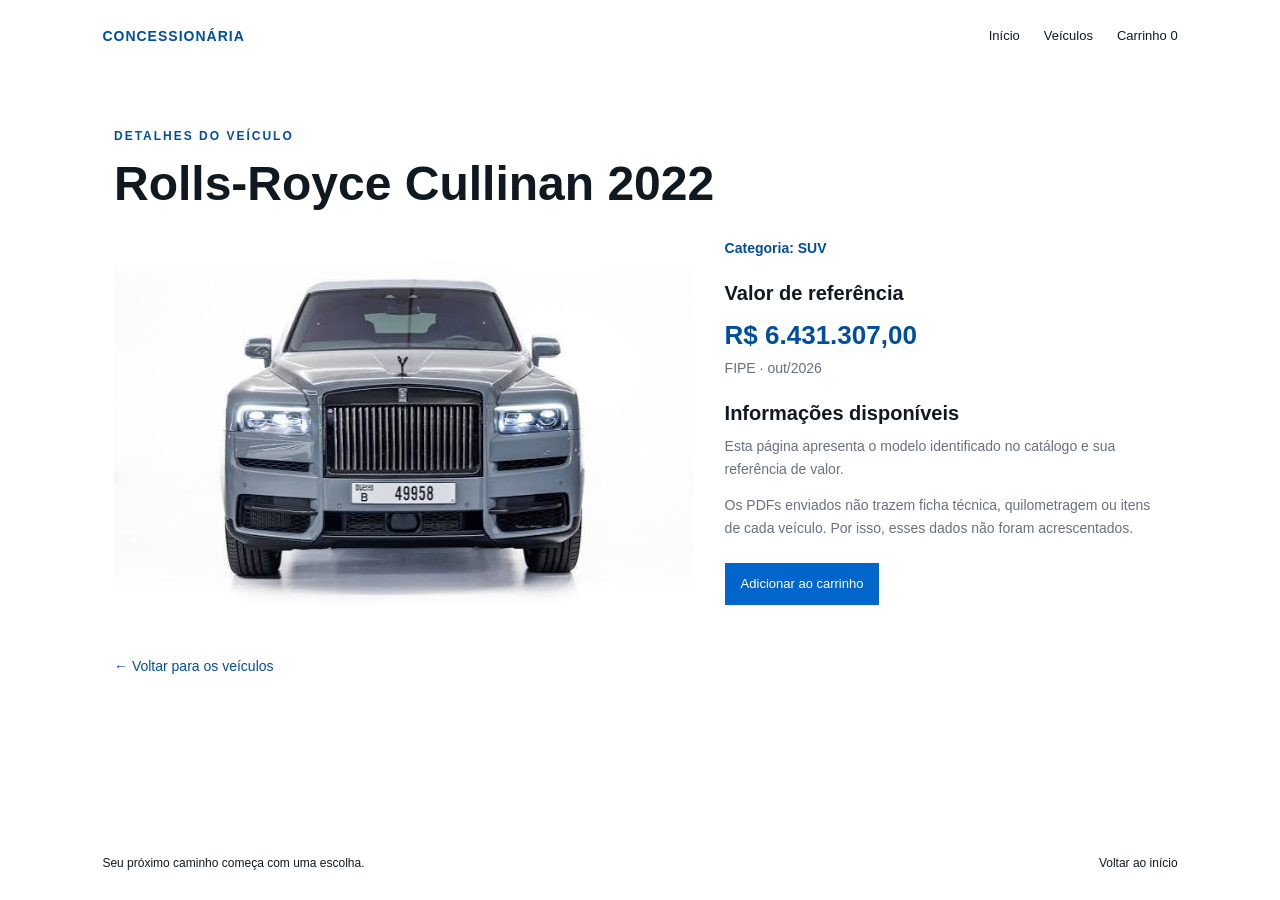
<file: Projeto Web Básico A1/rolls-royce-cullinan.html>
<!doctype html>
<html lang="pt-BR">
<head>
  <meta charset="utf-8">
  <meta name="viewport" content="width=device-width, initial-scale=1">
  <meta name="description" content="Detalhes do veículo Rolls-Royce Cullinan 2022 no catálogo da concessionária.">
  <title>Rolls-Royce Cullinan 2022 | Concessionária</title>
  <link rel="stylesheet" href="css/style.css">
  <script src="js/script.js" defer></script>
</head>
<body>
  <header class="cabecalho">
    <a class="marca" href="index.html">CONCESSIONÁRIA</a>
    <nav aria-label="Navegação principal">
      <a href="index.html">Início</a>
      <a href="index.html#veiculos">Veículos</a>
      <a href="carrinho.html">Carrinho <span id="quantidade-carrinho">0</span></a>
    </nav>
  </header>
  <main class="pagina-detalhe">
    <p class="subtitulo escuro">DETALHES DO VEÍCULO</p>
    <h1>Rolls-Royce Cullinan 2022</h1>
    <div class="detalhe-veiculo">
      <img src="img/rolls%20royce%20cinza.jpg" alt="Rolls-Royce Cullinan 2022" fetchpriority="high">
      <section class="informacoes-veiculo">
        <p class="categoria-veiculo">Categoria: SUV</p>
        <h2>Valor de referência</h2>
        <p class="preco-detalhe">R$ 6.431.307,00</p>
        <p class="referencia-preco">FIPE · out/2026</p>
        <h2>Informações disponíveis</h2>
        <p>Esta página apresenta o modelo identificado no catálogo e sua referência de valor.</p>
        <p class="aviso-catalogo">Os PDFs enviados não trazem ficha técnica, quilometragem ou itens de cada veículo. Por isso, esses dados não foram acrescentados.</p>
        <button class="botao" id="adicionar-detalhe" data-indice="9" type="button">Adicionar ao carrinho</button>
        <p id="mensagem-detalhe" class="mensagem-carrinho" aria-live="polite"></p>
      </section>
    </div>
    <a class="link-voltar" href="index.html#veiculos">← Voltar para os veículos</a>
  </main>
  <footer class="rodape">
    <span>Seu próximo caminho começa com uma escolha.</span>
    <a href="index.html">Voltar ao início</a>
  </footer>
</body>
</html>
</file>
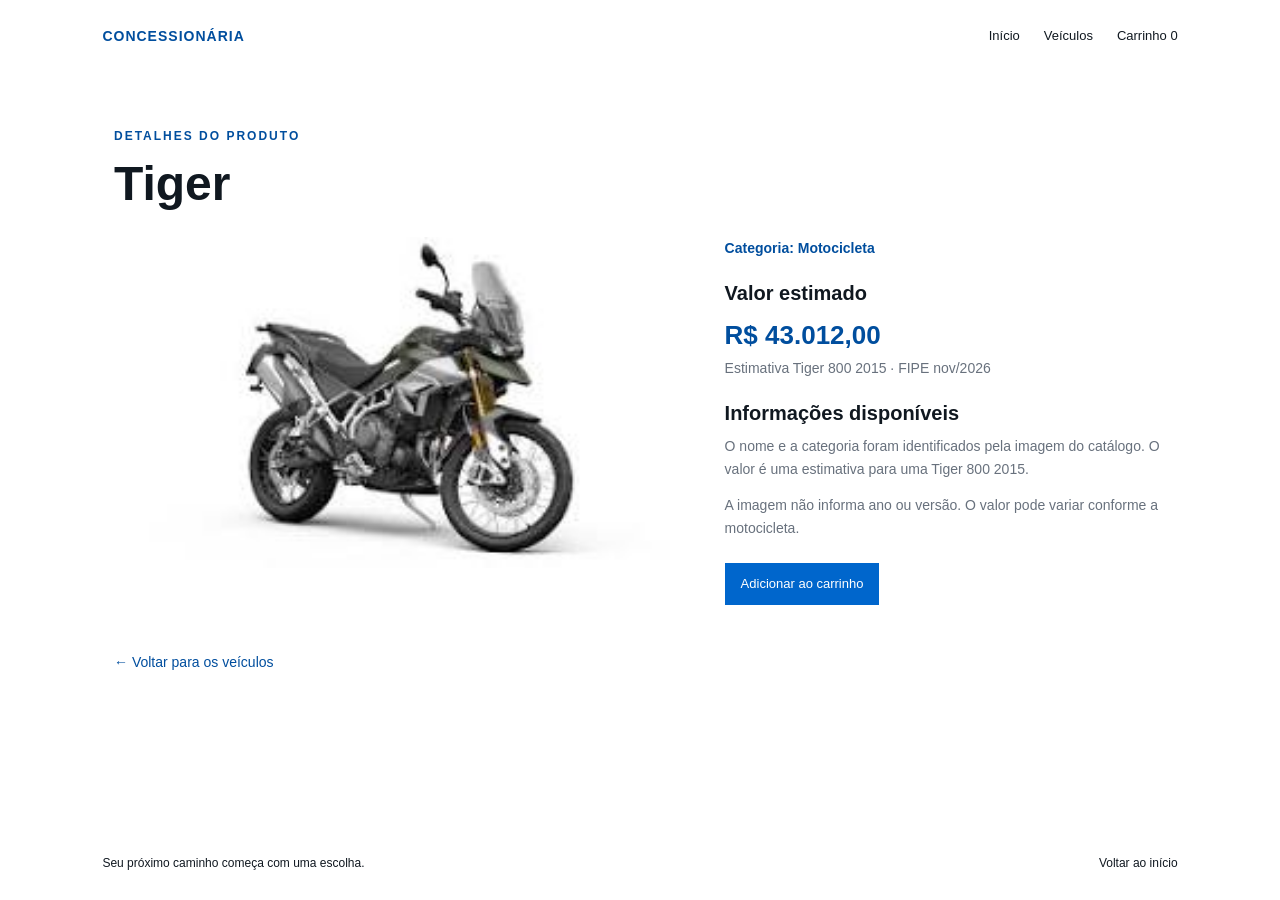
<file: Projeto Web Básico A1/tiger.html>
<!doctype html>
<html lang="pt-BR">
<head>
  <meta charset="utf-8">
  <meta name="viewport" content="width=device-width, initial-scale=1">
  <meta name="description" content="Detalhes da Tiger no catálogo da concessionária.">
  <title>Tiger | Concessionária</title>
  <link rel="stylesheet" href="css/style.css">
  <script src="js/script.js" defer></script>
</head>
<body>
  <header class="cabecalho">
    <a class="marca" href="index.html">CONCESSIONÁRIA</a>
    <nav aria-label="Navegação principal">
      <a href="index.html">Início</a>
      <a href="index.html#veiculos">Veículos</a>
      <a href="carrinho.html">Carrinho <span id="quantidade-carrinho">0</span></a>
    </nav>
  </header>
  <main class="pagina-detalhe">
    <p class="subtitulo escuro">DETALHES DO PRODUTO</p>
    <h1>Tiger</h1>
    <div class="detalhe-veiculo">
      <img src="img/download.jpg" alt="Tiger" fetchpriority="high">
      <section class="informacoes-veiculo">
        <p class="categoria-veiculo">Categoria: Motocicleta</p>
        <h2>Valor estimado</h2>
        <p class="preco-detalhe">R$ 43.012,00</p>
        <p class="referencia-preco">Estimativa Tiger 800 2015 · FIPE nov/2026</p>
        <h2>Informações disponíveis</h2>
        <p>O nome e a categoria foram identificados pela imagem do catálogo. O valor é uma estimativa para uma Tiger 800 2015.</p>
        <p class="aviso-catalogo">A imagem não informa ano ou versão. O valor pode variar conforme a motocicleta.</p>
        <button class="botao" id="adicionar-detalhe" data-indice="11" type="button">Adicionar ao carrinho</button>
        <p id="mensagem-detalhe" class="mensagem-carrinho" aria-live="polite"></p>
      </section>
    </div>
    <a class="link-voltar" href="index.html#veiculos">← Voltar para os veículos</a>
  </main>
  <footer class="rodape">
    <span>Seu próximo caminho começa com uma escolha.</span>
    <a href="index.html">Voltar ao início</a>
  </footer>
</body>
</html>
</file>
<file: Projeto Web Básico A1/css/style.css>
* {
  box-sizing: border-box;
}

html {
  scroll-behavior: smooth;
}

body {
  margin: 0;
  color: #101820;
  font-family: Arial, sans-serif;
  line-height: 1.6;
}

a {
  color: inherit;
  text-decoration: none;
}

.cabecalho {
  min-height: 72px;
  padding: 12px 8%;
  display: flex;
  align-items: center;
  justify-content: space-between;
  background: white;
}

.marca {
  color: #004e9e;
  font-size: 14px;
  font-weight: bold;
  letter-spacing: 1px;
}

.cabecalho nav {
  display: flex;
  gap: 24px;
}

.cabecalho nav a {
  font-size: 13px;
  transition: color 0.2s;
}

.cabecalho nav a:hover,
.rodape a:hover {
  color: #0066cc;
}

.inicio {
  min-height: 390px;
  padding: 85px 10%;
  background: #101820;
  color: white;
}

.subtitulo {
  margin: 0 0 12px;
  color: #9fc8f2;
  font-size: 12px;
  font-weight: bold;
  letter-spacing: 2px;
}

.subtitulo.escuro {
  color: #004e9e;
}

h1,
h2,
p {
  margin-top: 0;
}

h1 {
  margin-bottom: 14px;
  font-size: clamp(40px, 6vw, 64px);
  line-height: 1.1;
}

h2 {
  margin-bottom: 12px;
  font-size: 30px;
}

.inicio > p:not(.subtitulo) {
  max-width: 520px;
  color: #d1d7de;
}

.botao {
  min-height: 42px;
  padding: 10px 16px;
  display: inline-block;
  border: 0;
  background: #0066cc;
  color: white;
  font: inherit;
  font-size: 13px;
  cursor: pointer;
  transition: background 0.2s, transform 0.2s;
}

.botao:hover {
  transform: translateY(-2px);
  background: #004e9e;
}

.secao {
  padding: 64px 10%;
}

.secao > p:not(.subtitulo) {
  max-width: 650px;
  color: #68717d;
}

.aviso-catalogo {
  margin-bottom: 24px;
}

.filtros {
  margin-bottom: 20px;
  display: flex;
  align-items: center;
  flex-wrap: wrap;
  gap: 10px;
}

.filtros label {
  font-size: 13px;
}

.filtros input,
.filtros select {
  min-height: 40px;
  padding: 8px 10px;
  border: 1px solid #cbd1d8;
  background: white;
  font: inherit;
}

.quantidade {
  margin-left: auto;
  color: #68717d;
  font-size: 13px;
}

.grade-veiculos {
  display: flex;
  flex-wrap: wrap;
  gap: 20px;
}

.produto {
  width: calc(33.333% - 14px);
  overflow: hidden;
  border: 1px solid #d8dde3;
  background: white;
  transition: transform 0.2s, box-shadow 0.2s;
}

.produto:hover {
  transform: translateY(-5px);
  box-shadow: 0 10px 22px #10182020;
}

.produto img {
  width: 100%;
  height: 190px;
  display: block;
  object-fit: cover;
}

.produto-texto {
  padding: 15px;
}

.produto h3 {
  margin: 0 0 6px;
  font-size: 18px;
}

.produto p {
  margin-bottom: 12px;
  color: #68717d;
  font-size: 13px;
}

.produto .preco-produto {
  margin-bottom: 0;
  color: #004e9e;
  font-size: 17px;
  font-weight: bold;
}

.produto .referencia-preco {
  margin-bottom: 2px;
  color: #68717d;
  font-size: 11px;
}

.produto a {
  color: #004e9e;
  font-size: 13px;
  font-weight: bold;
}

.produto a:hover {
  text-decoration: underline;
}

.produto .botao-detalhes {
  margin: 8px 0;
  color: white;
  text-align: center;
}

.pagina-detalhe {
  max-width: 1100px;
  min-height: calc(100vh - 144px);
  margin: 0 auto;
  padding: 55px 24px 75px;
}

.pagina-detalhe h1 {
  margin-bottom: 26px;
  font-size: clamp(32px, 5vw, 48px);
}

.detalhe-veiculo {
  display: flex;
  align-items: flex-start;
  gap: 32px;
}

.detalhe-veiculo > img {
  width: 55%;
  min-height: 320px;
  object-fit: cover;
}

.informacoes-veiculo {
  flex: 1;
}

.informacoes-veiculo h2 {
  margin: 18px 0 6px;
  font-size: 20px;
}

.informacoes-veiculo p {
  color: #68717d;
  font-size: 14px;
}

.informacoes-veiculo .categoria-veiculo {
  color: #004e9e;
  font-weight: bold;
}

.informacoes-veiculo .preco-detalhe {
  margin: 0;
  color: #004e9e;
  font-size: 26px;
  font-weight: bold;
}

.link-voltar:hover {
  text-decoration: underline;
}

.link-voltar {
  margin-top: 32px;
  display: inline-block;
  color: #004e9e;
  font-size: 14px;
}

.sobre {
  background: #101820;
  color: white;
}

.sobre > p:not(.subtitulo) {
  color: #d1d7de;
}

.botao-claro {
  background: #e8edf2;
  color: #101820;
}

.botao-claro:hover {
  background: #d7e0e8;
}

.botao:disabled {
  background: #e8edf2;
  color: #68717d;
  cursor: not-allowed;
}

.botao:disabled:hover {
  transform: none;
  box-shadow: none;
}

.chamada-compra {
  padding: 38px 10%;
  display: flex;
  align-items: center;
  justify-content: space-between;
  gap: 20px;
  background: #101820;
  color: white;
}

.chamada-compra h2 {
  margin: 0;
  font-size: 24px;
}

.pagina-carrinho {
  max-width: 850px;
  margin: 0 auto;
  padding: 55px 24px 75px;
}

.pagina-carrinho h1 {
  margin-bottom: 12px;
  font-size: 38px;
}

.aviso-carrinho {
  max-width: 700px;
  margin-bottom: 26px;
  color: #68717d;
  font-size: 13px;
}

.resumo-carrinho,
.form-compra section,
.metodos-pagamento {
  margin: 0 0 18px;
  padding: 22px;
  border: 1px solid #d8dde3;
  background: white;
}

.resumo-carrinho h2,
.form-compra h2,
.metodos-pagamento legend {
  margin-bottom: 14px;
  font-size: 19px;
  font-weight: bold;
}

.resumo-carrinho ul {
  min-height: 30px;
  padding-left: 20px;
  color: #68717d;
  font-size: 14px;
}

.resumo-carrinho li {
  margin-bottom: 7px;
  display: flex;
  align-items: center;
  justify-content: space-between;
  gap: 12px;
}

.botao-remover {
  padding: 4px 8px;
  border: 1px solid #d8dde3;
  background: white;
  color: #68717d;
  cursor: pointer;
}

.botao-remover:hover {
  border-color: #b94141;
  color: #b94141;
}

.total {
  padding-top: 13px;
  display: flex;
  justify-content: space-between;
  border-top: 1px solid #d8dde3;
}

.total strong {
  color: #004e9e;
}

.form-compra {
  display: flex;
  flex-direction: column;
}

.form-compra section {
  display: flex;
  flex-direction: column;
  gap: 9px;
}

.form-compra label {
  font-size: 13px;
  font-weight: bold;
}

.form-compra input[type="text"],
.form-compra input[type="email"] {
  min-height: 42px;
  padding: 10px;
  border: 1px solid #cbd1d8;
  font: inherit;
}

.form-compra input:focus {
  outline: 2px solid #0066cc55;
}

.metodos-pagamento {
  display: flex;
  flex-direction: column;
  gap: 10px;
}

.metodos-pagamento legend {
  padding: 0;
}

.opcao-pagamento {
  min-height: 54px;
  padding: 8px 12px;
  display: flex;
  align-items: center;
  gap: 12px;
  border: 1px solid #d8dde3;
  cursor: pointer;
  transition: border-color 0.2s, background 0.2s;
}

.opcao-pagamento:hover {
  border-color: #0066cc;
  background: #f5f9ff;
}

.opcao-pagamento:focus-within {
  border-color: #0066cc;
  box-shadow: 0 0 0 2px #0066cc22;
}

.opcao-pagamento input {
  accent-color: #0066cc;
}

.icone-pagamento {
  width: 42px;
  height: 32px;
  display: block;
  flex: 0 0 42px;
  object-fit: contain;
}

.bandeiras-cartao {
  margin-left: auto;
  display: flex;
  align-items: center;
  gap: 8px;
}

.bandeiras-cartao img {
  width: 34px;
  height: 24px;
  object-fit: contain;
}

.mensagem-carrinho {
  min-height: 0;
  color: #004e9e;
  font-size: 14px;
}

.botao-carrinho {
  margin-left: 10px;
}

.pagina-confirmacao {
  min-height: calc(100vh - 144px);
  display: flex;
  flex-direction: column;
  justify-content: center;
}

.caixa-confirmacao {
  padding: 34px;
  border: 1px solid #d8dde3;
  background: white;
  text-align: center;
  box-shadow: 0 12px 30px #10182012;
}

.caixa-confirmacao h1 {
  font-size: clamp(30px, 5vw, 46px);
}

.caixa-confirmacao .aviso-carrinho {
  margin: 0 auto 14px;
}

.simbolo-confirmacao {
  width: 58px;
  height: 58px;
  margin: 0 auto 18px;
  border-radius: 50%;
  background: #e5f5ed;
  color: #16805d;
  font-size: 36px;
  line-height: 58px;
}

.confirmacao-pagamento {
  padding: 22px;
  background: #f4f5f6;
}

.confirmacao-pagamento h2 {
  font-size: 19px;
}

.confirmacao-pagamento p {
  color: #68717d;
  font-size: 13px;
}

.resposta-compra {
  margin-top: 12px;
  color: #004e9e;
  font-weight: bold;
}

.rodape {
  min-height: 72px;
  padding: 18px 8%;
  display: flex;
  align-items: center;
  justify-content: space-between;
  background: white;
  font-size: 12px;
}

.rodape a {
  transition: color 0.2s;
}
</file>
